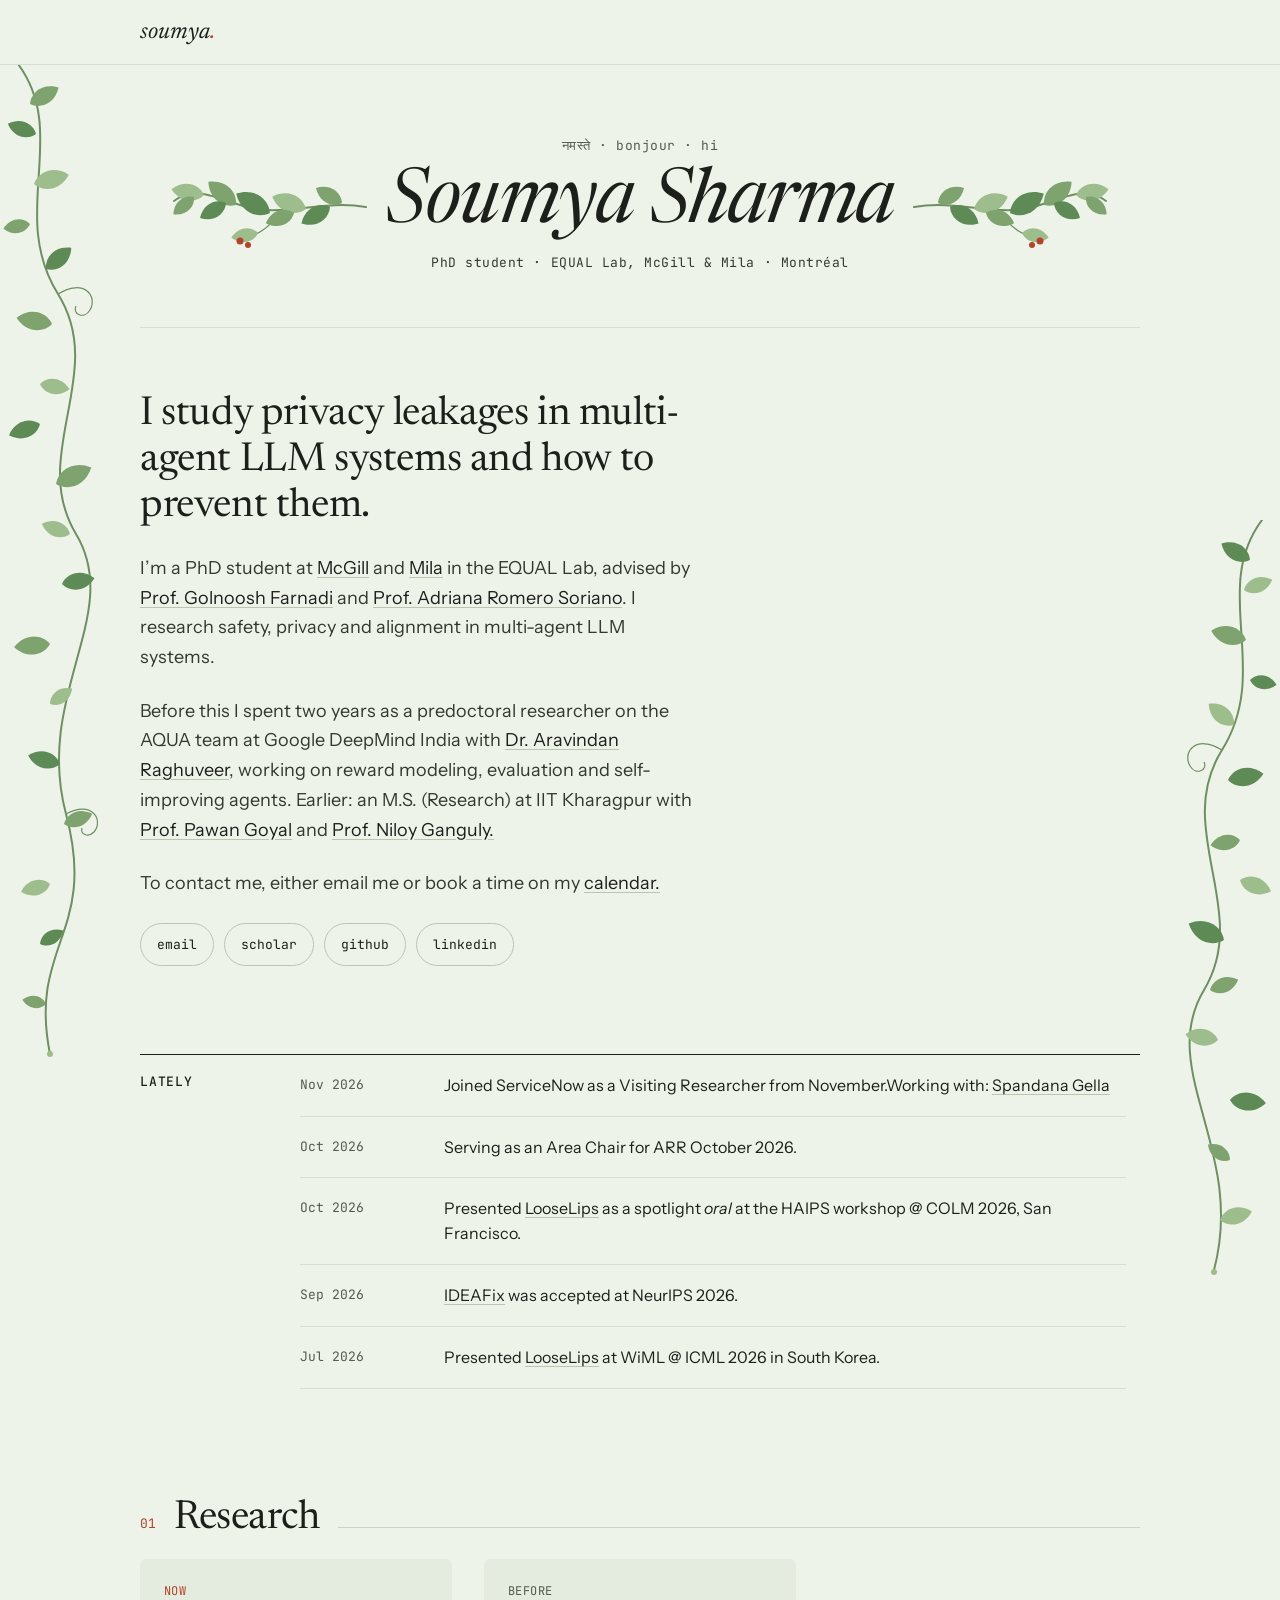
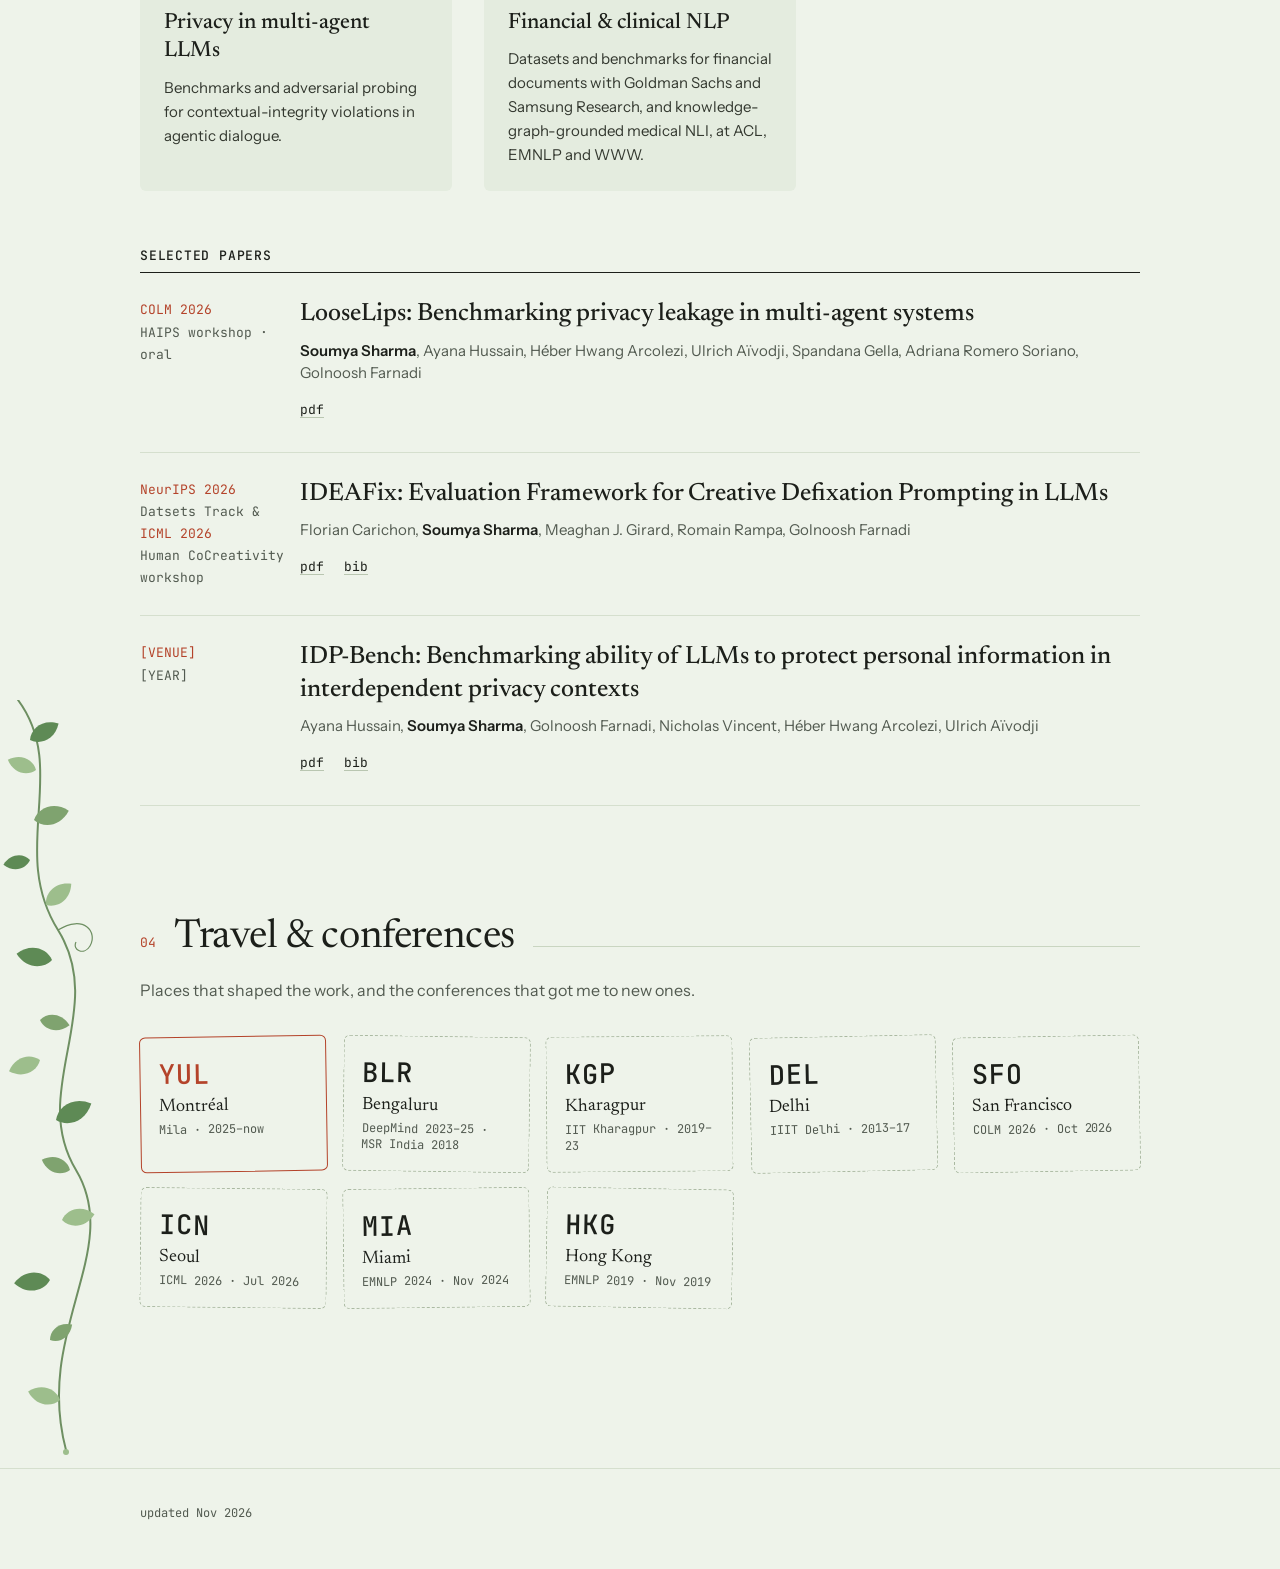
<file: index.html>
<!doctype html>
<html lang="en">
<head>
<meta charset="utf-8">
<meta name="viewport" content="width=device-width, initial-scale=1">
<title>Soumya Sharma — PhD student, McGill & Mila</title>
<meta name="description" content="Soumya Sharma is a PhD student at McGill and Mila researching safety, privacy and alignment in multi-agent LLM systems.">
<link rel="preconnect" href="https://fonts.googleapis.com">
<link rel="preconnect" href="https://fonts.gstatic.com" crossorigin>
<link rel="stylesheet" href="https://fonts.googleapis.com/css2?family=Newsreader:ital,opsz,wght@0,6..72,400;0,6..72,500;1,6..72,400&amp;family=Instrument+Sans:wght@400;500;600&amp;family=JetBrains+Mono:wght@400;500&amp;display=swap">
<link rel="stylesheet" href="assets/css/style.css">
</head>
<body>
<div class="page">
<!-- Vines: artwork in assets/vines/. Change the file, side (vine--left / vine--right) or --top to move them. -->
<img class="vine vine--left" src="assets/vines/vine-long.svg" alt="" aria-hidden="true" style="--top: 64px;">
<img class="vine vine--right" src="assets/vines/vine-short.svg" alt="" aria-hidden="true" style="--top: 520px;">
<img class="vine vine--left" src="assets/vines/vine-short.svg" alt="" aria-hidden="true" style="--top: 2300px;">
<img class="vine vine--right" src="assets/vines/vine-short.svg" alt="" aria-hidden="true" style="--top: 3300px;">

<header class="site-header">
  <nav class="nav wrap" aria-label="Main">
    <a class="brand" href="index.html" aria-current="page">soumya<span>.</span></a>
    <div class="nav-links">
      <!-- <a href="research.html">research</a> -->
      <!-- <a href="projects.html">projects</a> -->
      <!-- <a href="notes.html">reading notes</a> -->
      <!-- <a href="travel.html">travel</a> -->
      <!-- <a href="kitchen.html">kitchen</a> -->
      <!-- <a href="off.html">off the clock</a> -->
      <!-- <a class="cv" href="assets/docs/Soumya_Sharma_CV.pdf">cv ↗</a> -->
    </div>
  </nav>
</header>

<main class="wrap">

  <section class="name-hero">
    <img class="branch" src="assets/vines/branch.svg" alt="" aria-hidden="true">
    <div class="name-block">
      <span class="greeting">नमस्ते · bonjour · hi</span>
      <h1 class="name">Soumya Sharma</h1>
      <span class="role">PhD student · EQUAL Lab, McGill &amp; Mila · Montréal</span>
    </div>
    <img class="branch branch--right" src="assets/vines/branch.svg" alt="" aria-hidden="true">
  </section>

  <section class="intro">
    <div class="intro-text">
      <p class="tagline">I study privacy leakages in multi-agent LLM systems and how to prevent them.</p>
      <p class="bio">I’m a PhD student at <a href="https://www.mcgill.ca/">McGill</a> and <a href="https://mila.quebec/">Mila</a> in the EQUAL Lab, advised by <a href="https://gfarnadi.github.io/">Prof. Golnoosh Farnadi</a> and <a href="https://sites.google.com/site/adriromsor/home">Prof. Adriana Romero Soriano</a>. I research safety, privacy and alignment in multi-agent LLM systems.</p>
      <p class="bio">Before this I spent two years as a predoctoral researcher on the AQUA team at Google DeepMind India with <a href="https://research.google/people/107631/">Dr. Aravindan Raghuveer</a>, working on reward modeling, evaluation and self-improving agents. Earlier: an M.S. (Research) at IIT Kharagpur with <a href="https://cse.iitkgp.ac.in/~pawang/">Prof. Pawan Goyal</a> and <a href="https://niloy-ganguly.github.io/">Prof. Niloy Ganguly.</a></p>
      <p class="bio">To contact me, either email me or book a time on my <a href="https://calendar.app.google/GyWbLQSUJ1JCSa6t7">calendar.</a>
      <div class="pills">
        <a class="pill" href="mailto:soumyasharma20@gmail.com">email</a>
        <a class="pill" href="https://scholar.google.com/citations?user=LBNLcm8AAAAJ">scholar</a>
        <a class="pill" href="https://github.com/soummyaah">github</a>
        <a class="pill" href="#">linkedin</a>
      </div>
    </div>
  </section>

  <section class="section" aria-labelledby="news-h" style="padding-bottom: 104px;">
    <div class="news">
      <h2 id="news-h" class="label">Lately</h2>
      <div>
        <div class="news-item"><span class="date">Nov 2026</span><span>Joined ServiceNow as a Visiting Researcher from November.Working with:  <a href="https://spandanagella.github.io/">Spandana Gella</a></span></div>
        <div class="news-item"><span class="date">Oct 2026</span><span>Serving as an Area Chair for ARR October 2026.</span></div>
        <div class="news-item"><span class="date">Oct 2026</span><span>Presented <a href="https://arxiv.org/abs/2610.14071v1">LooseLips</a> as a spotlight <em>oral</em> at the HAIPS workshop @ COLM 2026, San Francisco.</span></div>
        <div class="news-item"><span class="date">Sep 2026</span><span><a href="https://arxiv.org/abs/2606.00875">IDEAFix</a> was accepted at NeurIPS 2026.</span></div>
        <div class="news-item"><span class="date">Jul 2026</span><span>Presented <a href="https://arxiv.org/abs/2610.14071v1">LooseLips</a> at WiML @ ICML 2026 in South Korea.</span></div>
        <div class="news-item"><span class="date">2026</span><span><a href="https://arxiv.org/abs/2606.00875">IDEAFix</a> was presented at the Human CoCreativity workshop at ICML 2026.</span></div>
        <div class="news-item"><span class="date">Fall 2026</span><span>Teaching Assistant for Computational Linguistics course at McGill.</span></div>
        <div class="news-item"><span class="date">June 2026</span><span>Attended CIFAR AI Safety School in Toronto.</span></div>
        <div class="news-item"><span class="date">May 2026</span><span>Reviewed for ACL (ARR May 2026).</span></div>
        <div class="news-item"><span class="date">May 2026</span><span>Attended BlueDot AI Safety School.</span></div>
        <div class="news-item"><span class="date">Jan 2026</span><span>Reviewed for ACL (ARR January 2026).</span></div>
        <div class="news-item"><span class="date">Winter 2026</span><span>Gave tutorial on prompting LLMs effectively for NLP course at McGill. <a href="https://docs.google.com/presentation/d/1gSvnnpz2MpopvlMfXDiGREVbRV_B8EnSm8aXQazExVw/edit?usp=sharing">Slides</a></span></div>
        <div class="news-item"><span class="date">Winter 2026</span><span>TA for Natural Language Processing at McGill.</span></div>
        <div class="news-item"><span class="date">Aug 2025</span><span>Started my PhD at McGill &amp; Mila in the EQUAL Lab.</span></div>
        <div class="news-item"><span class="date">2023–24</span><span>Reviewed for EMNLP 2023, NAACL 2024 and ACL 2024.</span></div>
      </div>
    </div>
  </section>

  <section class="section" aria-labelledby="research-h">
    <div class="section-head">
      <span class="num">01</span>
      <h2 id="research-h" class="section-title">Research</h2>
      <span class="rule"></span>
      <!-- <a class="more" href="research.html">all papers &amp; tl;drs →</a> -->
    </div>
    <!-- <p class="section-lede section-lede--lg">My work asks what it means for an AI agent to handle information <em>appropriately</em> — not just whether it knows something, but whether it should pass it on, to whom, and when.</p> -->
    <div class="themes">
      <div class="theme"><span class="when">NOW</span><h3>Privacy in multi-agent LLMs</h3><p>Benchmarks and adversarial probing for contextual-integrity violations in agentic dialogue.</p></div>
      <!-- <div class="theme"><span class="when">NOW</span><h3>Alignment &amp; evaluation</h3><p>Reward models robust to spurious correlations, dimension-wise raters, and evaluations of creativity that catch models converging on the same ideas.</p></div> -->
      <div class="theme"><span class="when past">BEFORE</span><h3>Financial &amp; clinical NLP</h3><p>Datasets and benchmarks for financial documents with Goldman Sachs and Samsung Research, and knowledge-graph-grounded medical NLI, at ACL, EMNLP and WWW.</p></div>
    </div>
    <h3 class="label" style="margin-bottom: 8px;">Selected papers</h3>
    <div class="papers">
    <article class="paper">
      <div class="venue"><b>COLM 2026</b>HAIPS workshop · oral</div>
      <div class="paper-body">
        <h4 class="paper-title"><a href="https://arxiv.org/abs/2610.14071v1">LooseLips: Benchmarking privacy leakage in multi-agent systems</a></h4>
        <p class="authors"><strong>Soumya Sharma</strong>, Ayana Hussain, Héber Hwang Arcolezi, Ulrich Aïvodji, Spandana Gella, Adriana Romero Soriano, Golnoosh Farnadi</p>
        <!-- <p class="oneliner">When two agents talk, which latent factors decide whether a secret slips out?</p> -->
        <div class="links"><a href="https://arxiv.org/abs/2610.14071v1">pdf</a></div>
        <!-- <div class="links"><a href="#">pdf</a><a href="#">code</a><a href="#">bib</a></div> -->
      </div>
    </article>
    <article class="paper">
      <div class="venue"><b>NeurIPS 2026</b>Datsets Track &<b>ICML 2026</b>Human CoCreativity workshop</div>
      <div class="paper-body">
        <h4 class="paper-title"><a href="#">IDEAFix: Evaluation Framework for Creative Defixation Prompting in LLMs</a></h4>
        <p class="authors">Florian Carichon, <strong>Soumya Sharma</strong>, Meaghan J. Girard, Romain Rampa, Golnoosh Farnadi</p>
        <!-- <p class="oneliner">Ask many LLMs for a creative idea and they tend to give you the same one.</p> -->
        <div class="links"><a href="https://arxiv.org/abs/2606.00875">pdf</a><a href="https://scholar.googleusercontent.com/scholar.bib?q=info:TNAYz6jFXK4J:scholar.google.com/&output=citation&scisdr=CiCXXZxbEOO71HsmbQY:ACTRDVEAAAAAarMgdQYpcPIm94rZXKM4eRM_pT0&scisig=ACTRDVEAAAAAarMgddbG_ItfclBZAksrzUTfIUo&scisf=4&ct=citation&cd=-1&hl=en&scfhb=1">bib</a></div>
      </div>
    </article>
    <article class="paper">
      <div class="venue"><b>[VENUE]</b>[YEAR]</div>
      <div class="paper-body">
        <h4 class="paper-title"><a href="#">IDP-Bench: Benchmarking ability of LLMs to protect personal information in interdependent privacy contexts</a></h4>
        <p class="authors">Ayana Hussain, <strong>Soumya Sharma</strong>, Golnoosh Farnadi, Nicholas Vincent, Héber Hwang Arcolezi, Ulrich Aïvodji</p>
        <!-- <p class="oneliner">Your data is never only yours: do LLMs protect the people it implicates?</p> -->
        <div class="links"><a href="https://arxiv.org/abs/2606.09908">pdf</a><a href="https://scholar.googleusercontent.com/scholar.bib?q=info:PA3LuY8PktEJ:scholar.google.com/&output=citation&scisdr=CiCXXZxbEOO71HsmgXg:ACTRDVEAAAAAarMgmXirBBSGNppuZxBjS5D-1NQ&scisig=ACTRDVEAAAAAarMgmT5fBxY6tiyjWSoaXwaOZis&scisf=4&ct=citation&cd=-1&hl=en">bib</a></div>
      </div>
    </article>
    </div>
  </section>

  <!-- <section class="section" aria-labelledby="projects-h">
    <div class="section-head" style="margin-bottom: 40px;">
      <span class="num">02</span>
      <h2 id="projects-h" class="section-title">Projects</h2>
      <span class="rule"></span>
      <a class="more" href="projects.html">all projects →</a>
    </div>
    <div class="projects">
    <a class="project" href="projects.html">
      <span class="kind">BENCHMARK · PHD</span>
      <span class="p-title">Privacy leakage in multi-agent dialogue</span>
      <span class="p-desc">A two-agent dialogue benchmark that isolates what makes LLM agents leak private information, and how the leakage compounds turn by turn.</span>
    </a>
    <a class="project" href="projects.html">
      <span class="kind">MULTI-AGENT RL · IN PROGRESS</span>
      <span class="p-title">Byzantine-robust cooperative MARL</span>
      <span class="p-desc">Extending BARDec-POMDP to agents that turn adversarial with probability β — what cooperation still means when a teammate might not be one.</span>
    </a>
    <a class="project" href="projects.html">
      <span class="kind">SELF-IMPROVING AGENTS</span>
      <span class="p-title">Critique-then-refine creative agents</span>
      <span class="p-desc">LLM agents that critique and revise their own creative writing, plus a pairwise evaluation protocol. Reached an 81.25% win rate over a Gemini baseline on a creativity benchmark.</span>
    </a>
    <a class="project" href="projects.html">
      <span class="kind">INDUSTRY · GOLDMAN SACHS</span>
      <span class="p-title">Financial document understanding</span>
      <span class="p-desc">Datasets and models for numeric labelling (FNXL), relation extraction (FinRED), causality extraction and table understanding in financial documents.</span>
    </a>
    </div>
  </section> -->

  <!-- <section class="section" aria-labelledby="notes-h">
    <div class="section-head">
      <span class="num">03</span>
      <h2 id="notes-h" class="section-title">Reading notes</h2>
      <span class="rule"></span>
      <a class="more" href="notes.html">all notes →</a>
    </div>
    <p class="section-lede">Short summaries of papers I keep thinking about. Opinions mine, errors definitely mine.</p>
    <div class="notes">
    <a class="note" data-tag="privacy" href="notes.html">
      <span class="date">[DATE]</span>
      <span class="n-body"><span class="n-title">MAGPIE</span><span class="n-take">[Your one-line take]</span></span>
      <span class="tag">privacy</span>
    </a>
    <a class="note" data-tag="agents" href="notes.html">
      <span class="date">[DATE]</span>
      <span class="n-body"><span class="n-title">PAC-Bench</span><span class="n-take">[Your one-line take]</span></span>
      <span class="tag">agents</span>
    </a>
    <a class="note" data-tag="privacy" href="notes.html">
      <span class="date">[DATE]</span>
      <span class="n-body"><span class="n-title">PersonaBench</span><span class="n-take">[Your one-line take]</span></span>
      <span class="tag">privacy</span>
    </a>
    </div>
  </section> -->

  <section class="section" aria-labelledby="travel-h">
    <div class="section-head">
      <span class="num">04</span>
      <h2 id="travel-h" class="section-title">Travel &amp; conferences</h2>
      <span class="rule"></span>
      <!-- <a class="more" href="travel.html">trips &amp; photos →</a> -->
    </div>
    <p class="section-lede">Places that shaped the work, and the conferences that got me to new ones.</p>

  <div class="stamps stamps--4">
    <div class="stamp stamp--home" style="--tilt: -0.9deg;"><span class="code">YUL</span><span class="city">Montréal</span><span class="why">Mila · 2025–now</span></div>
    <div class="stamp" style="--tilt: 0.8deg;"><span class="code">BLR</span><span class="city">Bengaluru</span><span class="why">DeepMind 2023–25 · MSR India 2018</span></div>
    <div class="stamp" style="--tilt: -0.5deg;"><span class="code">KGP</span><span class="city">Kharagpur</span><span class="why">IIT Kharagpur · 2019–23</span></div>
    <div class="stamp" style="--tilt: -1.2deg;"><span class="code">DEL</span><span class="city">Delhi</span><span class="why">IIIT Delhi · 2013–17</span></div>
    <div class="stamp" style="--tilt: -1deg;"><span class="code">SFO</span><span class="city">San Francisco</span><span class="why">COLM 2026 · Oct 2026</span></div>
    <div class="stamp" style="--tilt: 0.6deg;"><span class="code">ICN</span><span class="city">Seoul</span><span class="why">ICML 2026 · Jul 2026</span></div>
    <div class="stamp" style="--tilt: -0.7deg;"><span class="code">MIA</span><span class="city">Miami</span><span class="why">EMNLP 2024 · Nov 2024</span></div>
    <div class="stamp" style="--tilt: 1deg;"><span class="code">HKG</span><span class="city">Hong Kong</span><span class="why">EMNLP 2019 · Nov 2019</span></div>
  </div>
  </section>

  <!-- <section class="section" aria-labelledby="beyond-h">
    <div class="section-head" style="margin-bottom: 32px;">
      <h2 id="beyond-h" class="beyond-title">Beyond the lab</h2>
      <span class="rule"></span>
    </div>
    <div class="pair">
      <a class="teaser" href="kitchen.html">
        <span class="kind">KITCHEN</span>
        <span class="t-title">On repeat: [Dish name]</span>
        <span class="t-desc">What I cook while the experiments run. Measurements approximate, like most of my priors.</span>
        <span class="go">recipes →</span>
      </a>
      <a class="teaser" href="off.html">
        <span class="kind">OFF THE CLOCK</span>
        <span class="t-title">Chess, music, trails and Pandu</span>
        <span class="t-desc">Hiking and biking when Québec allows, wandering Montréal, and a cat who reviews every draft.</span>
        <span class="go">more of me →</span>
      </a>
    </div>
  </section> -->

</main>

<footer class="site-footer">
  <div class="wrap">
    <!-- <span><a class="brand" href="index.html">soumya<span>.</span></a>  &nbsp;·&nbsp; <a href="mailto:soumyasharma20@gmail.com">soumyasharma20@gmail.com</a></span> -->
    <span>updated Nov 2026</span>
  </div>
</footer>
</div>
</body>
</html>
</file>
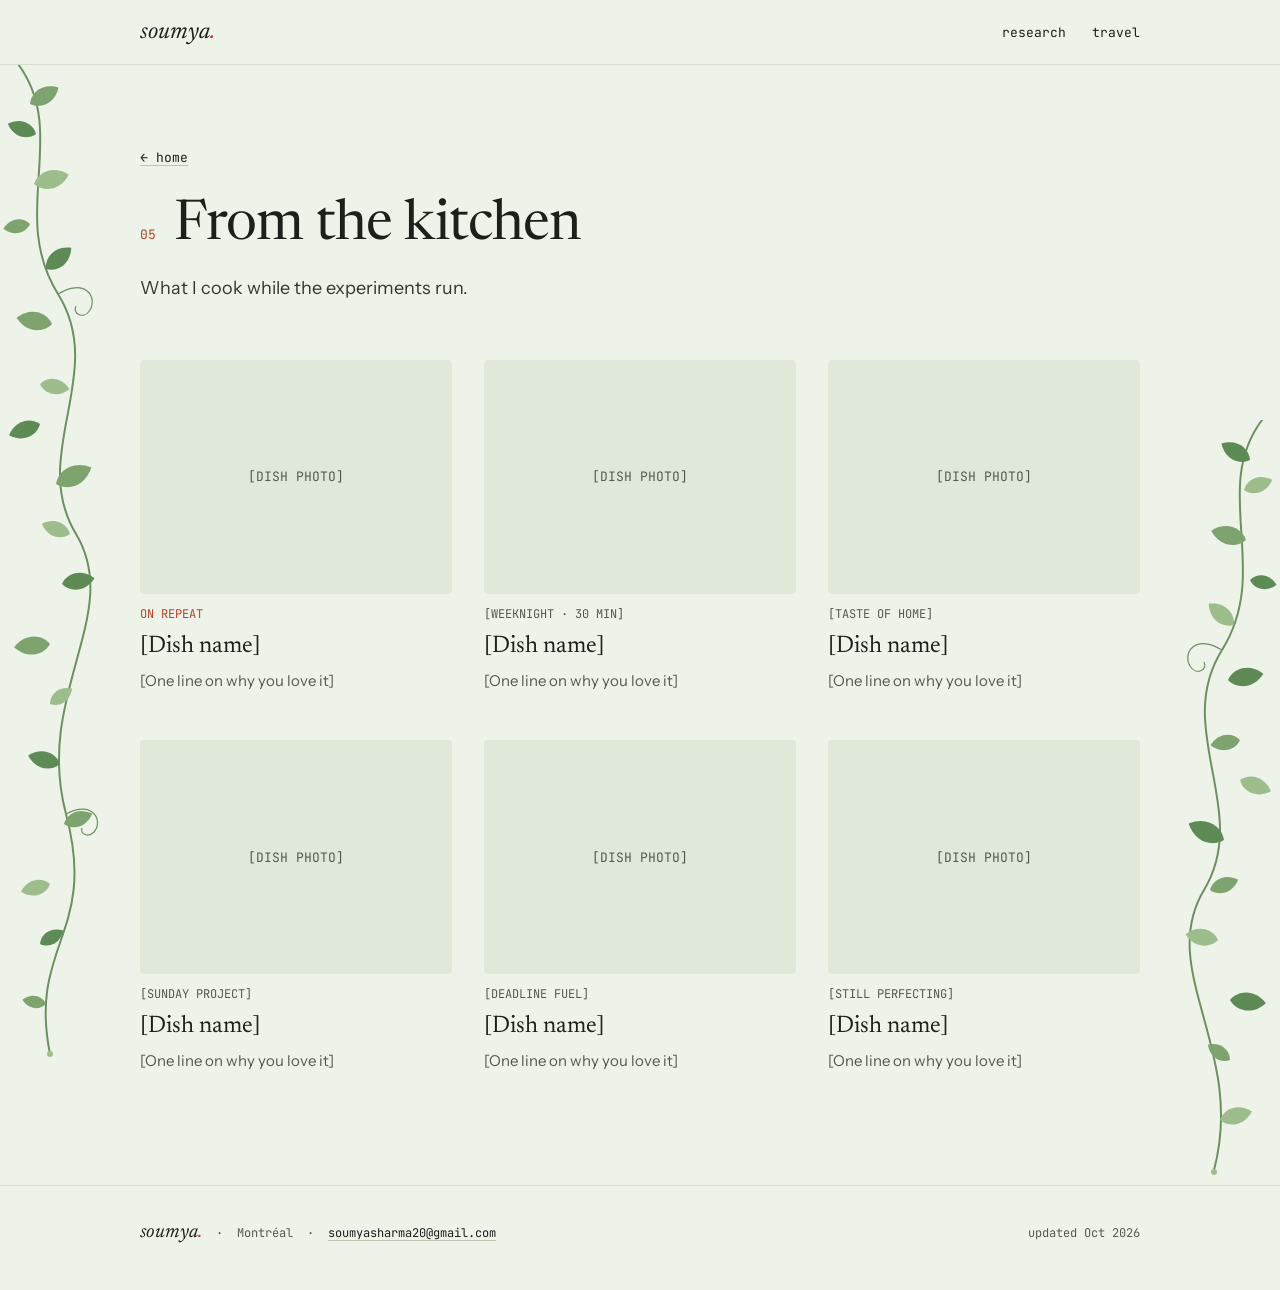
<file: kitchen.html>
<!doctype html>
<html lang="en">
<head>
<meta charset="utf-8">
<meta name="viewport" content="width=device-width, initial-scale=1">
<title>Kitchen — Soumya Sharma</title>
<meta name="description" content="What Soumya cooks.">
<link rel="preconnect" href="https://fonts.googleapis.com">
<link rel="preconnect" href="https://fonts.gstatic.com" crossorigin>
<link rel="stylesheet" href="https://fonts.googleapis.com/css2?family=Newsreader:ital,opsz,wght@0,6..72,400;0,6..72,500;1,6..72,400&amp;family=Instrument+Sans:wght@400;500;600&amp;family=JetBrains+Mono:wght@400;500&amp;display=swap">
<link rel="stylesheet" href="assets/css/style.css">
</head>
<body>
<div class="page">
<!-- Vines: artwork in assets/vines/. Change the file, side (vine--left / vine--right) or --top to move them. -->
<img class="vine vine--left" src="assets/vines/vine-long.svg" alt="" aria-hidden="true" style="--top: 64px;">
<img class="vine vine--right" src="assets/vines/vine-short.svg" alt="" aria-hidden="true" style="--top: 420px;">

<header class="site-header">
  <nav class="nav wrap" aria-label="Main">
    <a class="brand" href="index.html">soumya<span>.</span></a>
    <div class="nav-links">
      <a href="research.html">research</a>
      <!-- <a href="projects.html">projects</a> -->
      <!-- <a href="notes.html">reading notes</a> -->
      <a href="travel.html">travel</a>
      <!-- <a href="kitchen.html" aria-current="page">kitchen</a> -->
      <!-- <a href="off.html">off the clock</a> -->
      <!-- <a class="cv" href="assets/docs/Soumya_Sharma_CV.pdf">cv ↗</a> -->
    </div>
  </nav>
</header>

<main class="wrap">

  <section class="page-intro">
    <a class="back" href="index.html">← home</a>
    <div class="page-title-row">
      <span class="num">05</span>
      <h1 class="page-title">From the kitchen</h1>
    </div>
    <p class="page-lede">What I cook while the experiments run.</p>
  </section>

  <section class="section" aria-label="Recipes">
    <div class="recipes">
      <a class="recipe" href="#">
        <!-- Replace with: <img class="photo ratio-43" src="assets/img/dish.jpg" alt="..."> -->
        <div class="ph ratio-43">[DISH PHOTO]</div>
        <span class="kind fav">ON REPEAT</span>
        <span class="r-title">[Dish name]</span>
        <span class="r-desc">[One line on why you love it]</span>
      </a>
      <a class="recipe" href="#">
        <!-- Replace with: <img class="photo ratio-43" src="assets/img/dish.jpg" alt="..."> -->
        <div class="ph ratio-43">[DISH PHOTO]</div>
        <span class="kind">[WEEKNIGHT · 30 MIN]</span>
        <span class="r-title">[Dish name]</span>
        <span class="r-desc">[One line on why you love it]</span>
      </a>
      <a class="recipe" href="#">
        <!-- Replace with: <img class="photo ratio-43" src="assets/img/dish.jpg" alt="..."> -->
        <div class="ph ratio-43">[DISH PHOTO]</div>
        <span class="kind">[TASTE OF HOME]</span>
        <span class="r-title">[Dish name]</span>
        <span class="r-desc">[One line on why you love it]</span>
      </a>
      <a class="recipe" href="#">
        <!-- Replace with: <img class="photo ratio-43" src="assets/img/dish.jpg" alt="..."> -->
        <div class="ph ratio-43">[DISH PHOTO]</div>
        <span class="kind">[SUNDAY PROJECT]</span>
        <span class="r-title">[Dish name]</span>
        <span class="r-desc">[One line on why you love it]</span>
      </a>
      <a class="recipe" href="#">
        <!-- Replace with: <img class="photo ratio-43" src="assets/img/dish.jpg" alt="..."> -->
        <div class="ph ratio-43">[DISH PHOTO]</div>
        <span class="kind">[DEADLINE FUEL]</span>
        <span class="r-title">[Dish name]</span>
        <span class="r-desc">[One line on why you love it]</span>
      </a>
      <a class="recipe" href="#">
        <!-- Replace with: <img class="photo ratio-43" src="assets/img/dish.jpg" alt="..."> -->
        <div class="ph ratio-43">[DISH PHOTO]</div>
        <span class="kind">[STILL PERFECTING]</span>
        <span class="r-title">[Dish name]</span>
        <span class="r-desc">[One line on why you love it]</span>
      </a>
    </div>
  </section>

</main>

<footer class="site-footer">
  <div class="wrap">
    <span><a class="brand" href="index.html">soumya<span>.</span></a> &nbsp;·&nbsp; Montréal &nbsp;·&nbsp; <a href="mailto:soumyasharma20@gmail.com">soumyasharma20@gmail.com</a></span>
    <span>updated Oct 2026</span>
  </div>
</footer>
</div>
</body>
</html>
</file>
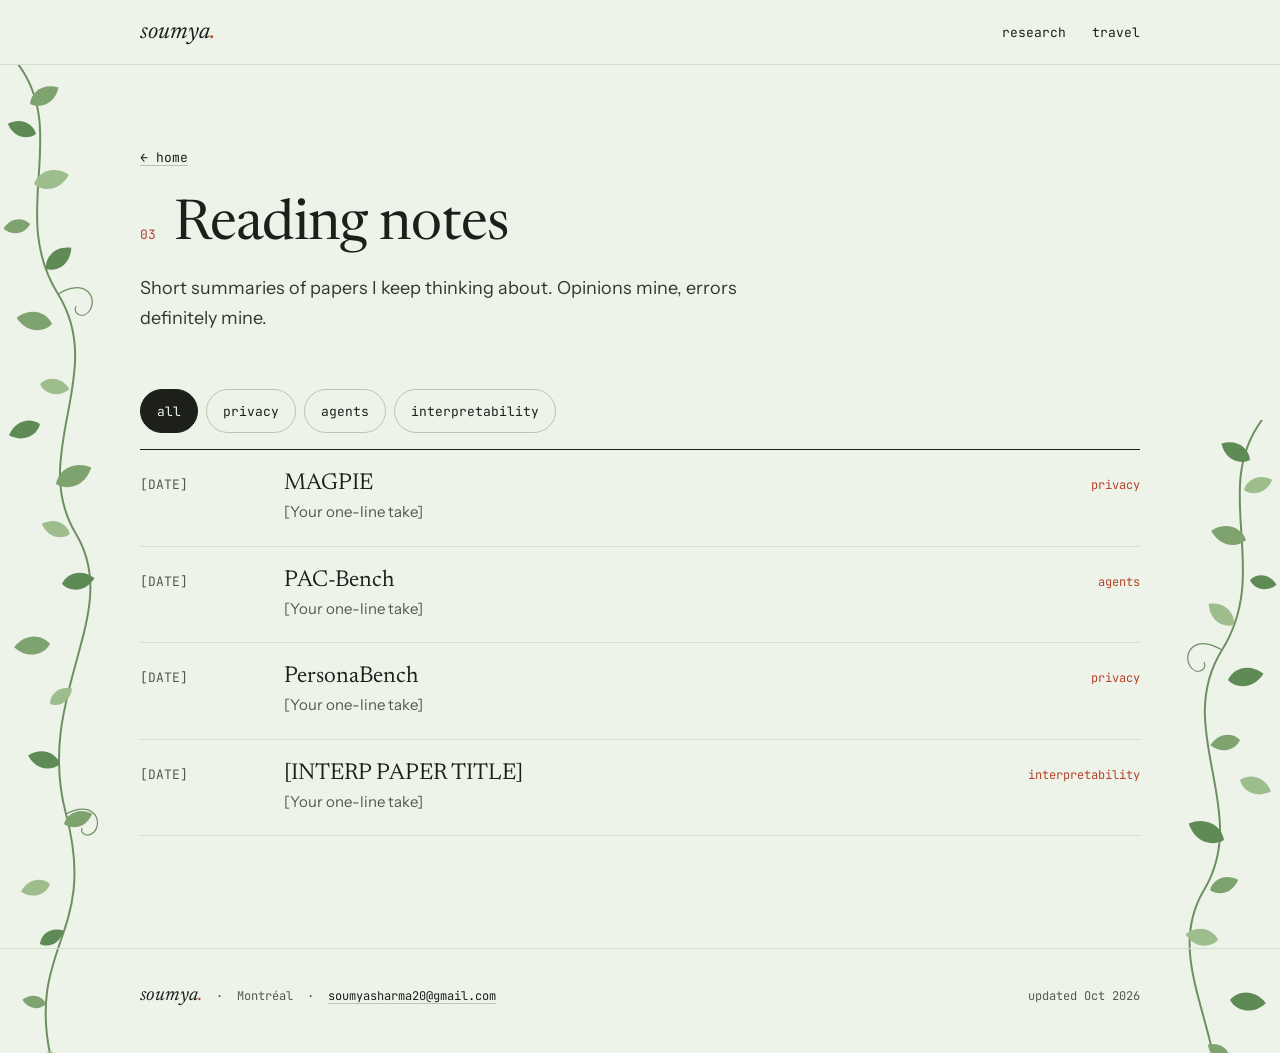
<file: notes.html>
<!doctype html>
<html lang="en">
<head>
<meta charset="utf-8">
<meta name="viewport" content="width=device-width, initial-scale=1">
<title>Reading notes — Soumya Sharma</title>
<meta name="description" content="Short summaries of papers on privacy, agents and interpretability.">
<link rel="preconnect" href="https://fonts.googleapis.com">
<link rel="preconnect" href="https://fonts.gstatic.com" crossorigin>
<link rel="stylesheet" href="https://fonts.googleapis.com/css2?family=Newsreader:ital,opsz,wght@0,6..72,400;0,6..72,500;1,6..72,400&amp;family=Instrument+Sans:wght@400;500;600&amp;family=JetBrains+Mono:wght@400;500&amp;display=swap">
<link rel="stylesheet" href="assets/css/style.css">
</head>
<body>
<div class="page">
<!-- Vines: artwork in assets/vines/. Change the file, side (vine--left / vine--right) or --top to move them. -->
<img class="vine vine--left" src="assets/vines/vine-long.svg" alt="" aria-hidden="true" style="--top: 64px;">
<img class="vine vine--right" src="assets/vines/vine-short.svg" alt="" aria-hidden="true" style="--top: 420px;">

<header class="site-header">
  <nav class="nav wrap" aria-label="Main">
    <a class="brand" href="index.html">soumya<span>.</span></a>
    <div class="nav-links">
      <a href="research.html">research</a>
      <!-- <a href="projects.html">projects</a> -->
      <!-- <a href="notes.html" aria-current="page">reading notes</a> -->
      <a href="travel.html">travel</a>
      <!-- <a href="kitchen.html">kitchen</a> -->
      <!-- <a href="off.html">off the clock</a> -->
      <!-- <a class="cv" href="assets/docs/Soumya_Sharma_CV.pdf">cv ↗</a> -->
    </div>
  </nav>
</header>

<main class="wrap">

  <section class="page-intro">
    <a class="back" href="index.html">← home</a>
    <div class="page-title-row">
      <span class="num">03</span>
      <h1 class="page-title">Reading notes</h1>
    </div>
    <p class="page-lede">Short summaries of papers I keep thinking about. Opinions mine, errors definitely mine.</p>
  </section>

  <section class="section" aria-label="Notes">
    <div class="chips" role="group" aria-label="Filter notes by topic" hidden>
      <button class="chip" type="button" data-filter="all" aria-pressed="true">all</button>
      <button class="chip" type="button" data-filter="privacy" aria-pressed="false">privacy</button>
      <button class="chip" type="button" data-filter="agents" aria-pressed="false">agents</button>
      <button class="chip" type="button" data-filter="interp" aria-pressed="false">interpretability</button>
    </div>
    <!-- Add a note: copy an <a class="note"> block. data-tag must be privacy, agents or interp. -->
    <div class="notes">
    <a class="note" data-tag="privacy" href="#">
      <span class="date">[DATE]</span>
      <span class="n-body"><span class="n-title">MAGPIE</span><span class="n-take">[Your one-line take]</span></span>
      <span class="tag">privacy</span>
    </a>
    <a class="note" data-tag="agents" href="#">
      <span class="date">[DATE]</span>
      <span class="n-body"><span class="n-title">PAC-Bench</span><span class="n-take">[Your one-line take]</span></span>
      <span class="tag">agents</span>
    </a>
    <a class="note" data-tag="privacy" href="#">
      <span class="date">[DATE]</span>
      <span class="n-body"><span class="n-title">PersonaBench</span><span class="n-take">[Your one-line take]</span></span>
      <span class="tag">privacy</span>
    </a>
    <a class="note" data-tag="interp" href="#">
      <span class="date">[DATE]</span>
      <span class="n-body"><span class="n-title">[INTERP PAPER TITLE]</span><span class="n-take">[Your one-line take]</span></span>
      <span class="tag">interpretability</span>
    </a>
    </div>
  </section>

</main>

<footer class="site-footer">
  <div class="wrap">
    <span><a class="brand" href="index.html">soumya<span>.</span></a> &nbsp;·&nbsp; Montréal &nbsp;·&nbsp; <a href="mailto:soumyasharma20@gmail.com">soumyasharma20@gmail.com</a></span>
    <span>updated Oct 2026</span>
  </div>
</footer>
</div>
<script src="assets/js/site.js"></script>
</body>
</html>
</file>
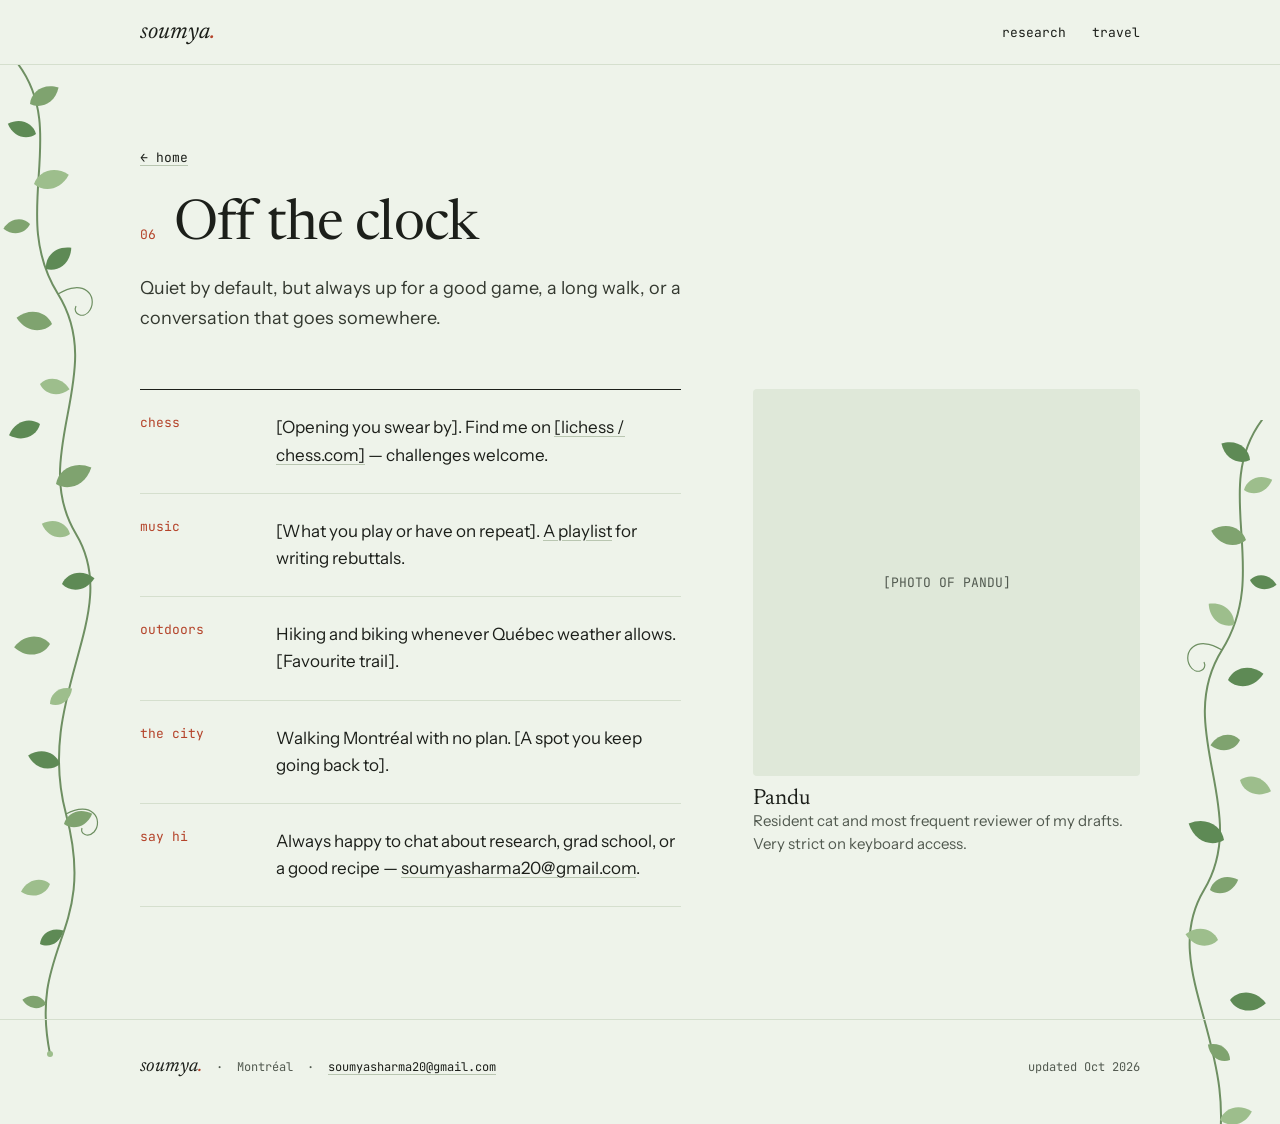
<file: off.html>
<!doctype html>
<html lang="en">
<head>
<meta charset="utf-8">
<meta name="viewport" content="width=device-width, initial-scale=1">
<title>Off the clock — Soumya Sharma</title>
<meta name="description" content="Chess, music, trails and Pandu.">
<link rel="preconnect" href="https://fonts.googleapis.com">
<link rel="preconnect" href="https://fonts.gstatic.com" crossorigin>
<link rel="stylesheet" href="https://fonts.googleapis.com/css2?family=Newsreader:ital,opsz,wght@0,6..72,400;0,6..72,500;1,6..72,400&amp;family=Instrument+Sans:wght@400;500;600&amp;family=JetBrains+Mono:wght@400;500&amp;display=swap">
<link rel="stylesheet" href="assets/css/style.css">
</head>
<body>
<div class="page">
<!-- Vines: artwork in assets/vines/. Change the file, side (vine--left / vine--right) or --top to move them. -->
<img class="vine vine--left" src="assets/vines/vine-long.svg" alt="" aria-hidden="true" style="--top: 64px;">
<img class="vine vine--right" src="assets/vines/vine-short.svg" alt="" aria-hidden="true" style="--top: 420px;">

<header class="site-header">
  <nav class="nav wrap" aria-label="Main">
    <a class="brand" href="index.html">soumya<span>.</span></a>
    <div class="nav-links">
      <a href="research.html">research</a>
      <!-- <a href="projects.html">projects</a> -->
      <!-- <a href="notes.html">reading notes</a> -->
      <a href="travel.html">travel</a>
      <!-- <a href="kitchen.html">kitchen</a> -->
      <!-- <a href="off.html" aria-current="page">off the clock</a> -->
      <!-- <a class="cv" href="assets/docs/Soumya_Sharma_CV.pdf">cv ↗</a> -->
    </div>
  </nav>
</header>

<main class="wrap">

  <section class="page-intro">
    <a class="back" href="index.html">← home</a>
    <div class="page-title-row">
      <span class="num">06</span>
      <h1 class="page-title">Off the clock</h1>
    </div>
    <p class="page-lede">Quiet by default, but always up for a good game, a long walk, or a conversation that goes somewhere.</p>
  </section>

  <section class="section off" aria-label="Interests">
    <div class="interests">
      <div class="interest"><span class="what">chess</span><span class="about">[Opening you swear by]. Find me on <a href="#">[lichess / chess.com]</a> — challenges welcome.</span></div>
      <div class="interest"><span class="what">music</span><span class="about">[What you play or have on repeat]. <a href="#">A playlist</a> for writing rebuttals.</span></div>
      <div class="interest"><span class="what">outdoors</span><span class="about">Hiking and biking whenever Québec weather allows. [Favourite trail].</span></div>
      <div class="interest"><span class="what">the city</span><span class="about">Walking Montréal with no plan. [A spot you keep going back to].</span></div>
      <div class="interest"><span class="what">say hi</span><span class="about">Always happy to chat about research, grad school, or a good recipe — <a href="mailto:soumyasharma20@gmail.com">soumyasharma20@gmail.com</a>.</span></div>
    </div>
    <figure class="pet">
      <!-- Replace with: <img class="photo ratio-11" src="assets/img/pandu.jpg" alt="Pandu the cat"> -->
      <div class="ph ratio-11">[PHOTO OF PANDU]</div>
      <figcaption><span class="pet-name">Pandu</span><br><span class="pet-note">Resident cat and most frequent reviewer of my drafts. Very strict on keyboard access.</span></figcaption>
    </figure>
  </section>

</main>

<footer class="site-footer">
  <div class="wrap">
    <span><a class="brand" href="index.html">soumya<span>.</span></a> &nbsp;·&nbsp; Montréal &nbsp;·&nbsp; <a href="mailto:soumyasharma20@gmail.com">soumyasharma20@gmail.com</a></span>
    <span>updated Oct 2026</span>
  </div>
</footer>
</div>
</body>
</html>
</file>
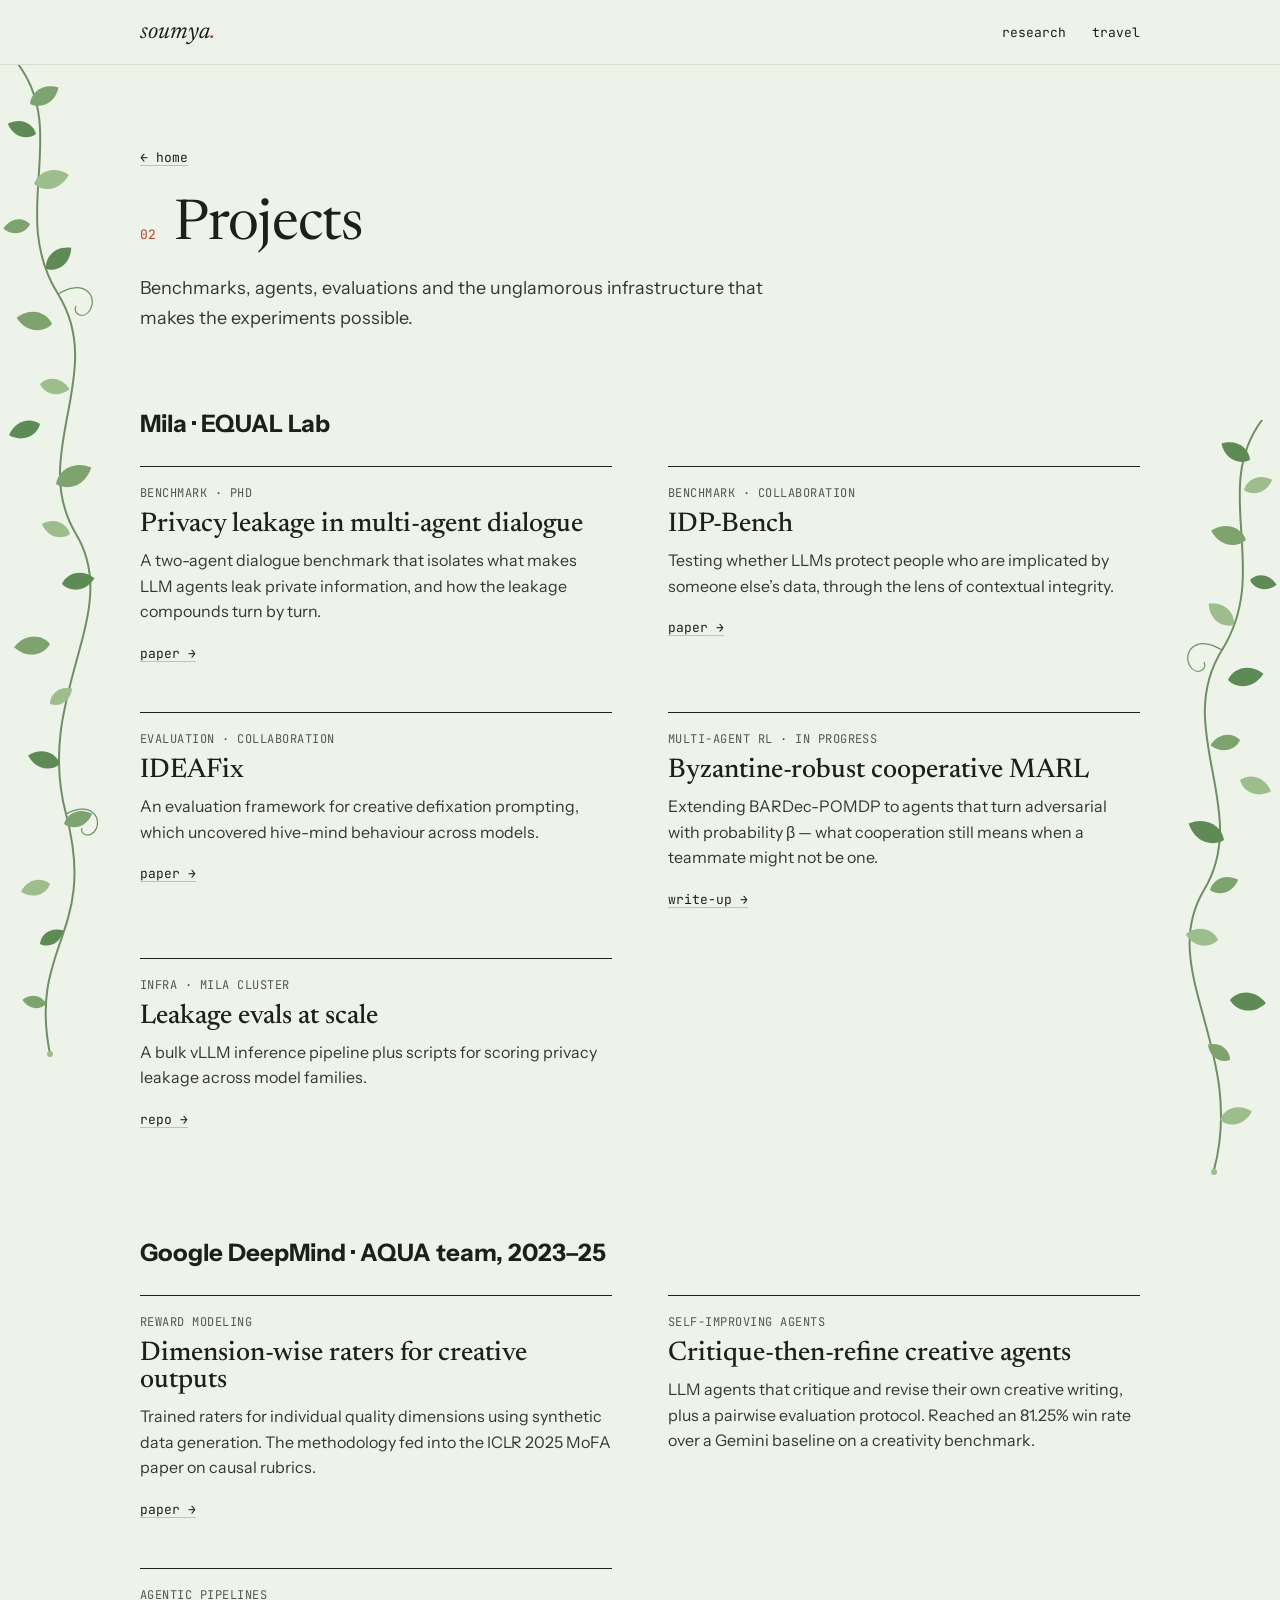
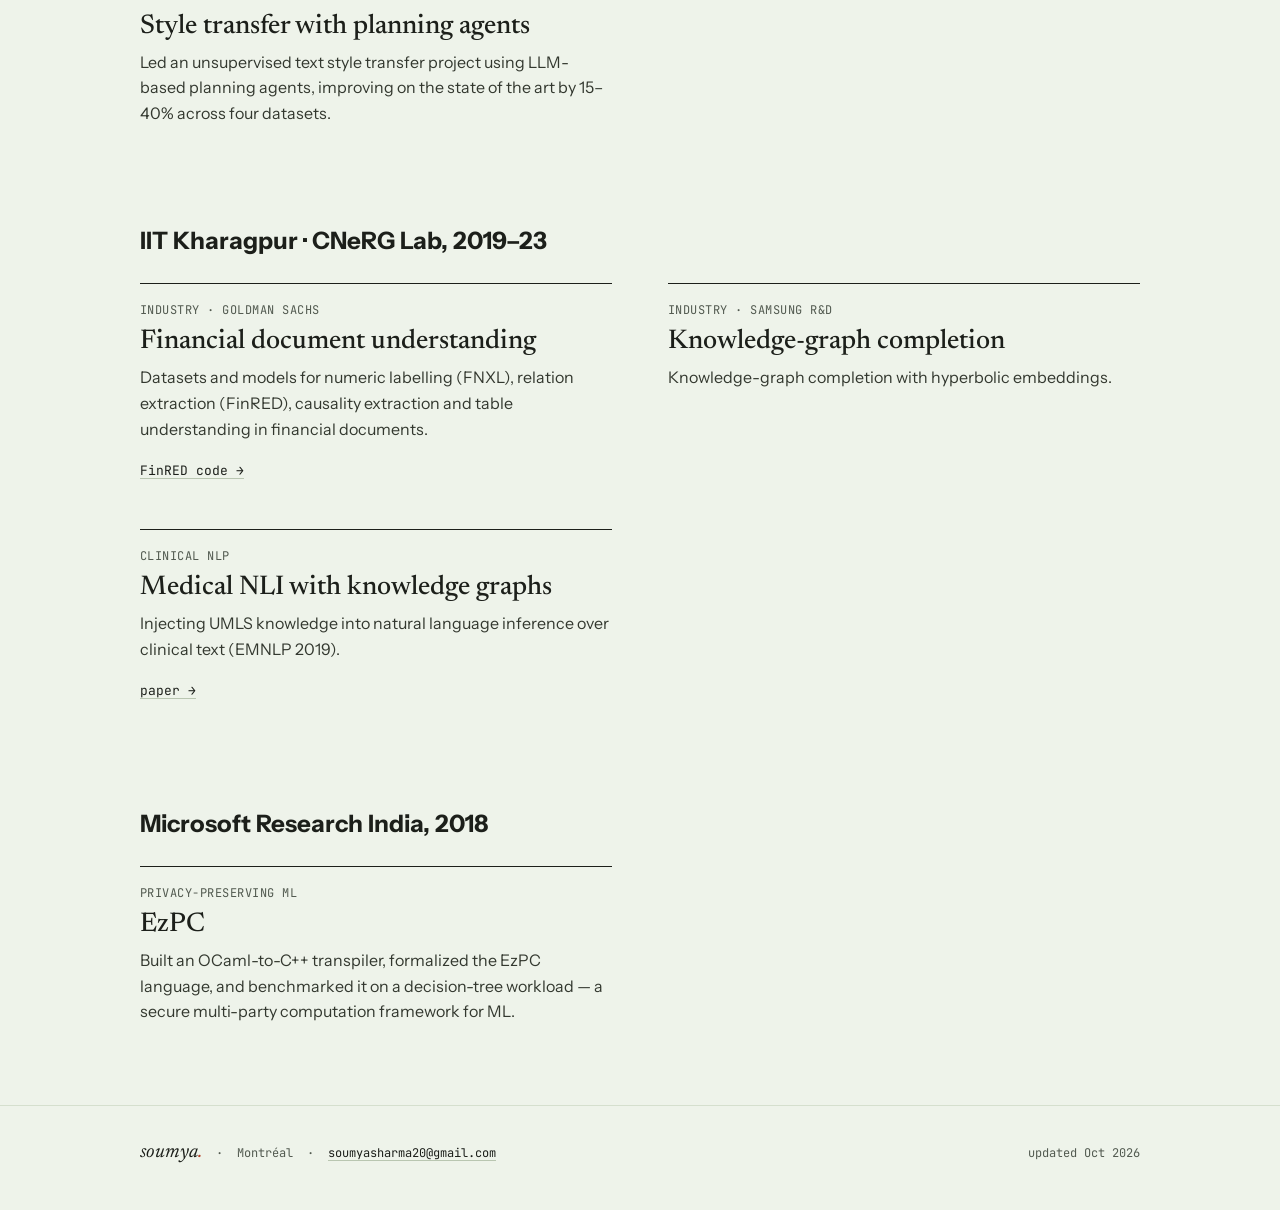
<file: projects.html>
<!doctype html>
<html lang="en">
<head>
<meta charset="utf-8">
<meta name="viewport" content="width=device-width, initial-scale=1">
<title>Projects — Soumya Sharma</title>
<meta name="description" content="Research projects by Soumya Sharma.">
<link rel="preconnect" href="https://fonts.googleapis.com">
<link rel="preconnect" href="https://fonts.gstatic.com" crossorigin>
<link rel="stylesheet" href="https://fonts.googleapis.com/css2?family=Newsreader:ital,opsz,wght@0,6..72,400;0,6..72,500;1,6..72,400&amp;family=Instrument+Sans:wght@400;500;600&amp;family=JetBrains+Mono:wght@400;500&amp;display=swap">
<link rel="stylesheet" href="assets/css/style.css">
</head>
<body>
<div class="page">
<!-- Vines: artwork in assets/vines/. Change the file, side (vine--left / vine--right) or --top to move them. -->
<img class="vine vine--left" src="assets/vines/vine-long.svg" alt="" aria-hidden="true" style="--top: 64px;">
<img class="vine vine--right" src="assets/vines/vine-short.svg" alt="" aria-hidden="true" style="--top: 420px;">

<header class="site-header">
  <nav class="nav wrap" aria-label="Main">
    <a class="brand" href="index.html">soumya<span>.</span></a>
    <div class="nav-links">
      <a href="research.html">research</a>
      <!-- <a href="projects.html" aria-current="page">projects</a> -->
      <!-- <a href="notes.html">reading notes</a> -->
      <a href="travel.html">travel</a>
      <!-- <a href="kitchen.html">kitchen</a> -->
      <!-- <a href="off.html">off the clock</a> -->
      <!-- <a class="cv" href="assets/docs/Soumya_Sharma_CV.pdf">cv ↗</a> -->
    </div>
  </nav>
</header>

<main class="wrap">

  <section class="page-intro">
    <a class="back" href="index.html">← home</a>
    <div class="page-title-row">
      <span class="num">02</span>
      <h1 class="page-title">Projects</h1>
    </div>
    <p class="page-lede">Benchmarks, agents, evaluations and the unglamorous infrastructure that makes the experiments possible.</p>
  </section>
  <section class="section" style="padding-bottom: 80px;">
    <h2 class="group-title" style="margin-bottom: 28px;">Mila · EQUAL Lab</h2>
    <div class="projects">
      <article class="project">
        <span class="kind">BENCHMARK · PHD</span>
        <h3>Privacy leakage in multi-agent dialogue</h3>
        <p>A two-agent dialogue benchmark that isolates what makes LLM agents leak private information, and how the leakage compounds turn by turn.</p>
        <a class="go" href="research.html">paper →</a>
      </article>
      <article class="project">
        <span class="kind">BENCHMARK · COLLABORATION</span>
        <h3>IDP-Bench</h3>
        <p>Testing whether LLMs protect people who are implicated by someone else’s data, through the lens of contextual integrity.</p>
        <a class="go" href="research.html">paper →</a>
      </article>
      <article class="project">
        <span class="kind">EVALUATION · COLLABORATION</span>
        <h3>IDEAFix</h3>
        <p>An evaluation framework for creative defixation prompting, which uncovered hive-mind behaviour across models.</p>
        <a class="go" href="research.html">paper →</a>
      </article>
      <article class="project">
        <span class="kind">MULTI-AGENT RL · IN PROGRESS</span>
        <h3>Byzantine-robust cooperative MARL</h3>
        <p>Extending BARDec-POMDP to agents that turn adversarial with probability β — what cooperation still means when a teammate might not be one.</p>
        <a class="go" href="#">write-up →</a>
      </article>
      <article class="project">
        <span class="kind">INFRA · MILA CLUSTER</span>
        <h3>Leakage evals at scale</h3>
        <p>A bulk vLLM inference pipeline plus scripts for scoring privacy leakage across model families.</p>
        <a class="go" href="#">repo →</a>
      </article>
    </div>
  </section>
  <section class="section" style="padding-bottom: 80px;">
    <h2 class="group-title" style="margin-bottom: 28px;">Google DeepMind · AQUA team, 2023–25</h2>
    <div class="projects">
      <article class="project">
        <span class="kind">REWARD MODELING</span>
        <h3>Dimension-wise raters for creative outputs</h3>
        <p>Trained raters for individual quality dimensions using synthetic data generation. The methodology fed into the ICLR 2025 MoFA paper on causal rubrics.</p>
        <a class="go" href="research.html">paper →</a>
      </article>
      <article class="project">
        <span class="kind">SELF-IMPROVING AGENTS</span>
        <h3>Critique-then-refine creative agents</h3>
        <p>LLM agents that critique and revise their own creative writing, plus a pairwise evaluation protocol. Reached an 81.25% win rate over a Gemini baseline on a creativity benchmark.</p>
      </article>
      <article class="project">
        <span class="kind">AGENTIC PIPELINES</span>
        <h3>Style transfer with planning agents</h3>
        <p>Led an unsupervised text style transfer project using LLM-based planning agents, improving on the state of the art by 15–40% across four datasets.</p>
      </article>
    </div>
  </section>
  <section class="section" style="padding-bottom: 80px;">
    <h2 class="group-title" style="margin-bottom: 28px;">IIT Kharagpur · CNeRG Lab, 2019–23</h2>
    <div class="projects">
      <article class="project">
        <span class="kind">INDUSTRY · GOLDMAN SACHS</span>
        <h3>Financial document understanding</h3>
        <p>Datasets and models for numeric labelling (FNXL), relation extraction (FinRED), causality extraction and table understanding in financial documents.</p>
        <a class="go" href="https://github.com/soummyaah/FinRED">FinRED code →</a>
      </article>
      <article class="project">
        <span class="kind">INDUSTRY · SAMSUNG R&amp;D</span>
        <h3>Knowledge-graph completion</h3>
        <p>Knowledge-graph completion with hyperbolic embeddings.</p>
      </article>
      <article class="project">
        <span class="kind">CLINICAL NLP</span>
        <h3>Medical NLI with knowledge graphs</h3>
        <p>Injecting UMLS knowledge into natural language inference over clinical text (EMNLP 2019).</p>
        <a class="go" href="research.html">paper →</a>
      </article>
    </div>
  </section>
  <section class="section" style="padding-bottom: 80px;">
    <h2 class="group-title" style="margin-bottom: 28px;">Microsoft Research India, 2018</h2>
    <div class="projects">
      <article class="project">
        <span class="kind">PRIVACY-PRESERVING ML</span>
        <h3>EzPC</h3>
        <p>Built an OCaml-to-C++ transpiler, formalized the EzPC language, and benchmarked it on a decision-tree workload — a secure multi-party computation framework for ML.</p>
      </article>
    </div>
  </section>
</main>

<footer class="site-footer">
  <div class="wrap">
    <span><a class="brand" href="index.html">soumya<span>.</span></a> &nbsp;·&nbsp; Montréal &nbsp;·&nbsp; <a href="mailto:soumyasharma20@gmail.com">soumyasharma20@gmail.com</a></span>
    <span>updated Oct 2026</span>
  </div>
</footer>
</div>
</body>
</html>
</file>
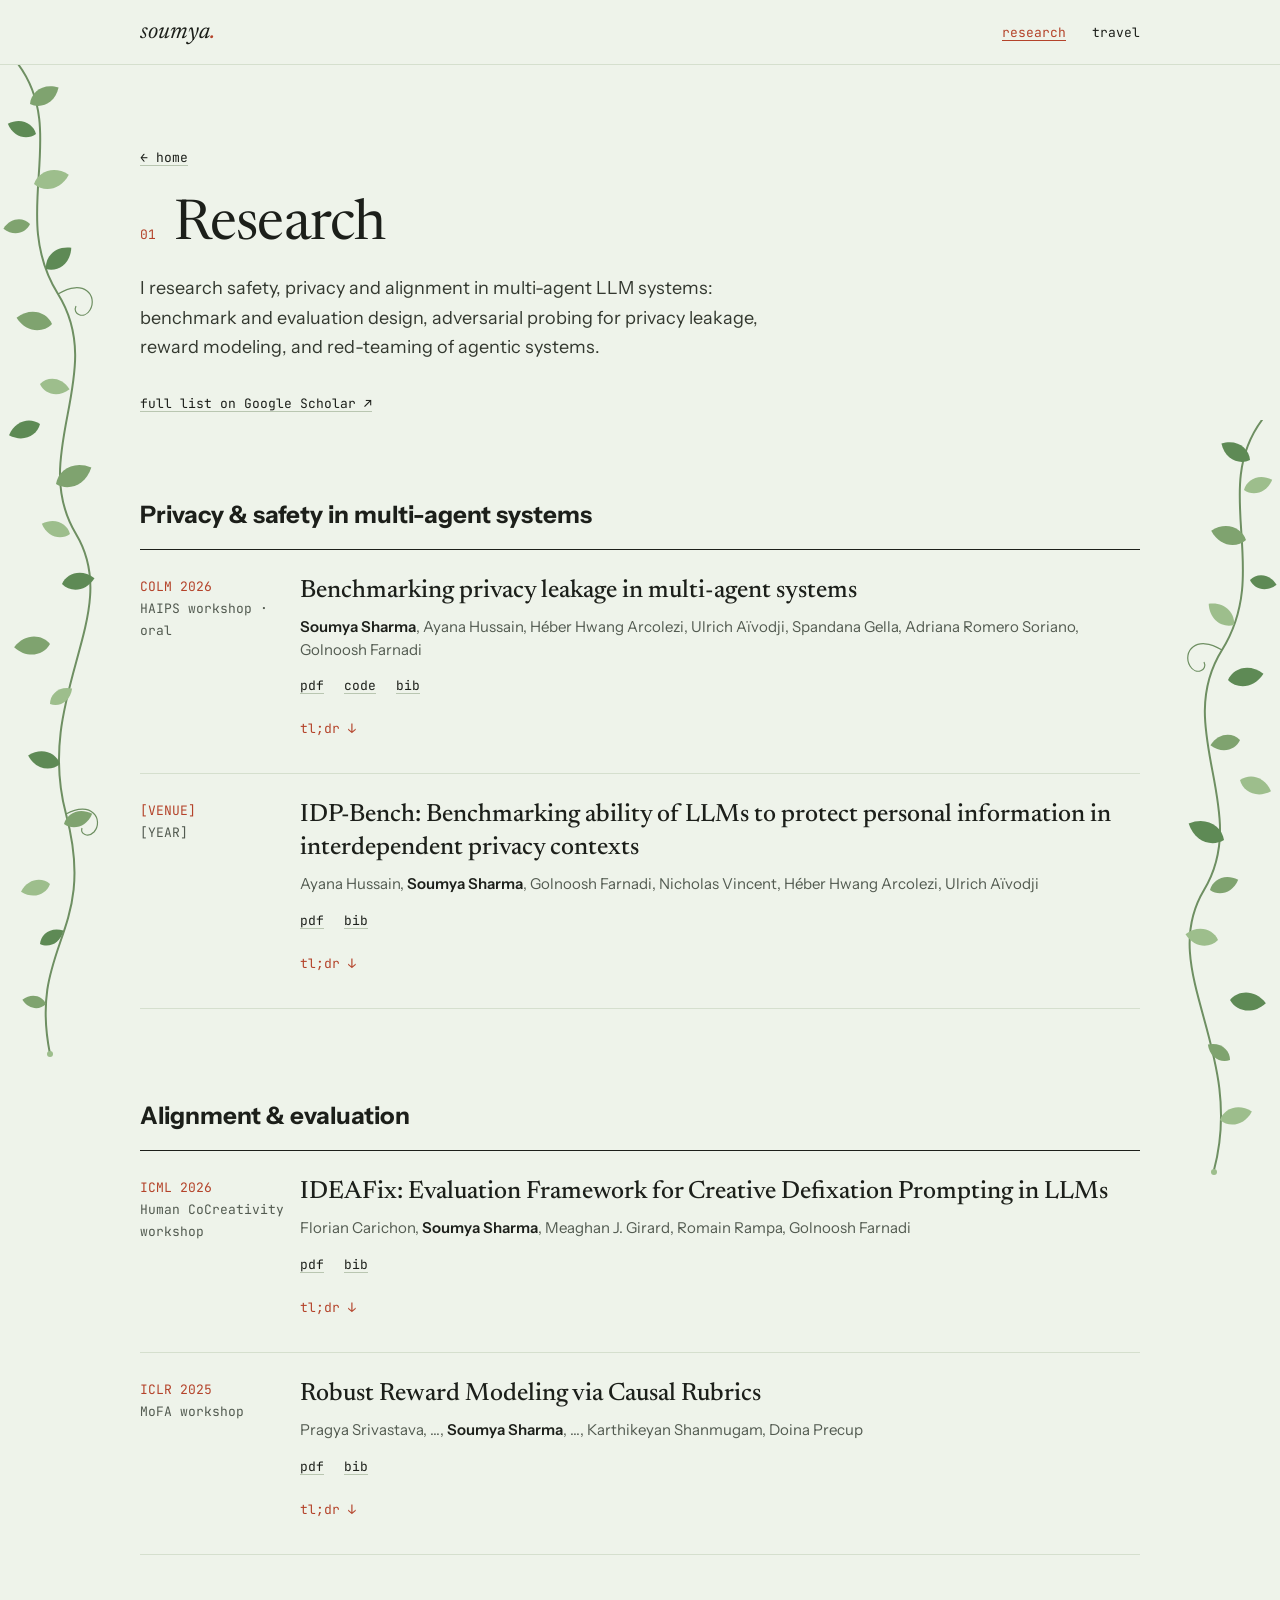
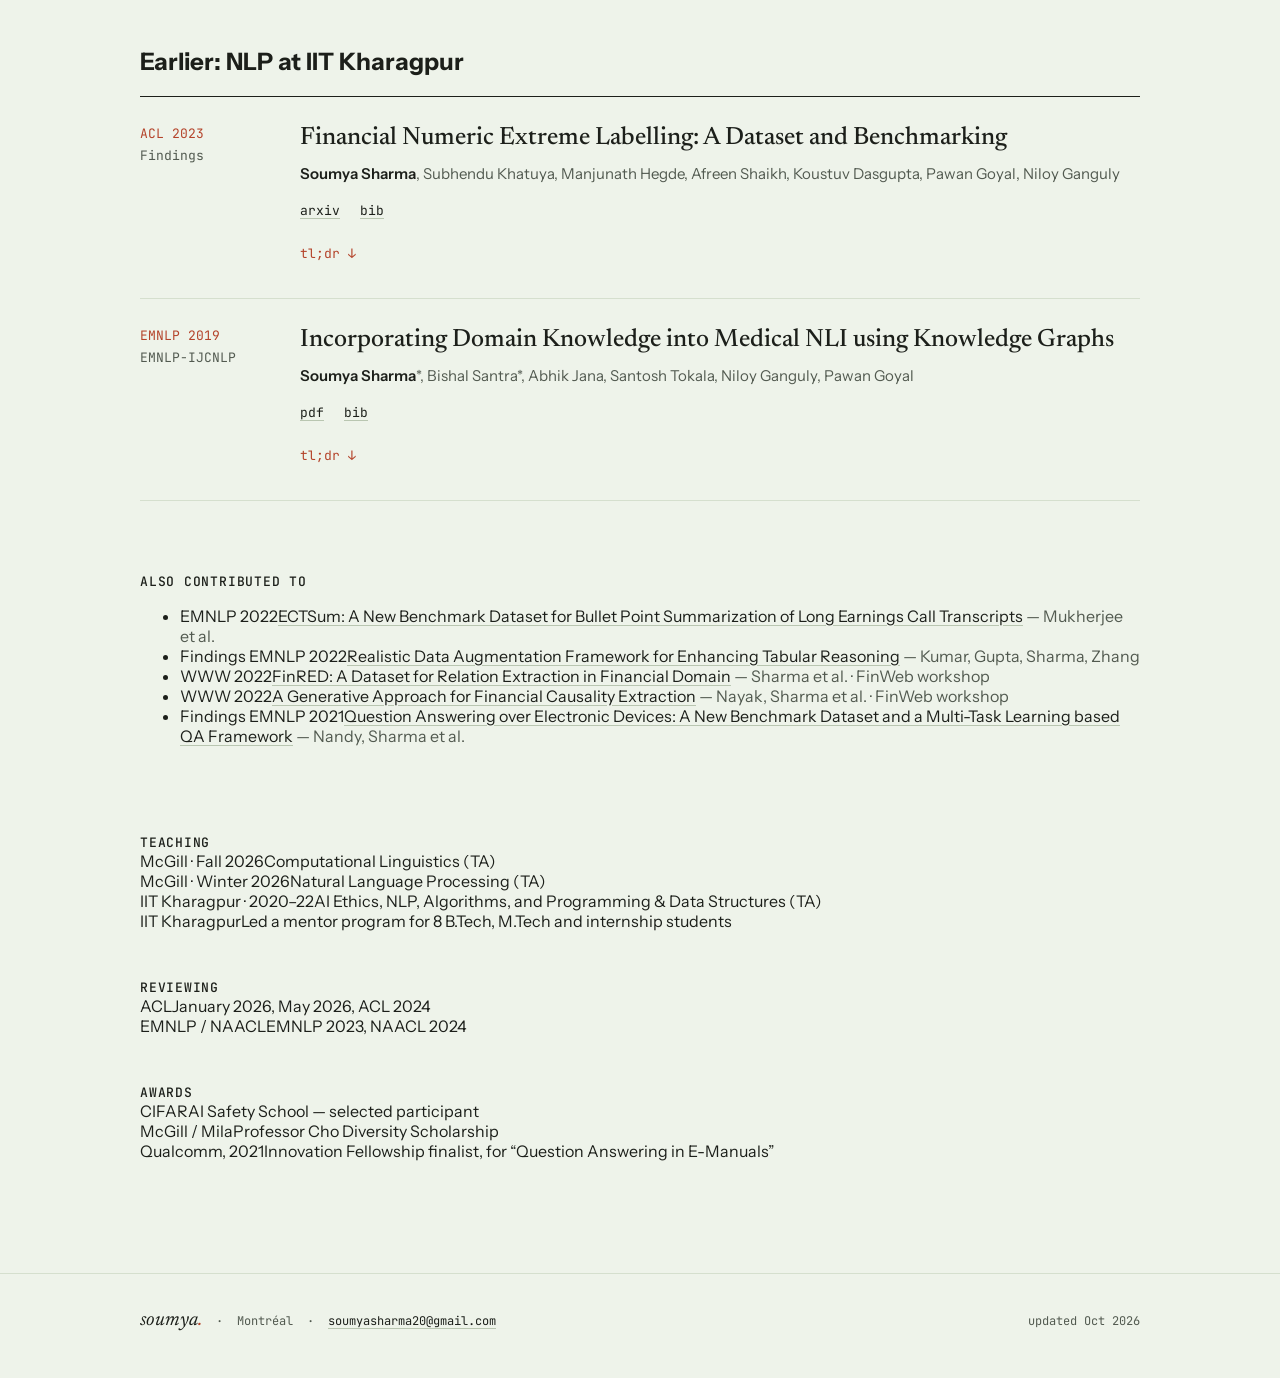
<file: research.html>
<!doctype html>
<html lang="en">
<head>
<meta charset="utf-8">
<meta name="viewport" content="width=device-width, initial-scale=1">
<title>Research — Soumya Sharma</title>
<meta name="description" content="Papers on privacy, safety and alignment in multi-agent LLM systems.">
<link rel="preconnect" href="https://fonts.googleapis.com">
<link rel="preconnect" href="https://fonts.gstatic.com" crossorigin>
<link rel="stylesheet" href="https://fonts.googleapis.com/css2?family=Newsreader:ital,opsz,wght@0,6..72,400;0,6..72,500;1,6..72,400&amp;family=Instrument+Sans:wght@400;500;600&amp;family=JetBrains+Mono:wght@400;500&amp;display=swap">
<link rel="stylesheet" href="assets/css/style.css">
</head>
<body>
<div class="page">
<!-- Vines: artwork in assets/vines/. Change the file, side (vine--left / vine--right) or --top to move them. -->
<img class="vine vine--left" src="assets/vines/vine-long.svg" alt="" aria-hidden="true" style="--top: 64px;">
<img class="vine vine--right" src="assets/vines/vine-short.svg" alt="" aria-hidden="true" style="--top: 420px;">

<header class="site-header">
  <nav class="nav wrap" aria-label="Main">
    <a class="brand" href="index.html">soumya<span>.</span></a>
    <div class="nav-links">
      <a href="research.html" aria-current="page">research</a>
      <!-- <a href="projects.html">projects</a> -->
      <!-- <a href="notes.html">reading notes</a> -->
      <a href="travel.html">travel</a>
      <!-- <a href="kitchen.html">kitchen</a> -->
      <!-- <a href="off.html">off the clock</a> -->
      <!-- <a class="cv" href="assets/docs/Soumya_Sharma_CV.pdf">cv ↗</a> -->
    </div>
  </nav>
</header>

<main class="wrap">

  <section class="page-intro">
    <a class="back" href="index.html">← home</a>
    <div class="page-title-row">
      <span class="num">01</span>
      <h1 class="page-title">Research</h1>
    </div>
    <p class="page-lede">I research safety, privacy and alignment in multi-agent LLM systems: benchmark and evaluation design, adversarial probing for privacy leakage, reward modeling, and red-teaming of agentic systems.</p>
    <a class="back" href="https://scholar.google.com/citations?user=LBNLcm8AAAAJ">full list on Google Scholar ↗</a>
  </section>

  <section class="section" aria-labelledby="g1" style="padding-bottom: 72px;">
    <h2 id="g1" class="group-title">Privacy &amp; safety in multi-agent systems</h2>
    <div class="papers">
    <article class="paper">
      <div class="venue"><b>COLM 2026</b>HAIPS workshop · oral</div>
      <div class="paper-body">
        <h2 class="paper-title"><a href="#">Benchmarking privacy leakage in multi-agent systems</a></h2>
        <p class="authors"><strong>Soumya Sharma</strong>, Ayana Hussain, Héber Hwang Arcolezi, Ulrich Aïvodji, Spandana Gella, Adriana Romero Soriano, Golnoosh Farnadi</p>
        <div class="links"><a href="#">pdf</a><a href="#">code</a><a href="#">bib</a></div>
        <details class="tldr">
          <summary>tl;dr</summary>
          <p>A benchmark for what actually drives privacy leakage when LLM agents talk to each other. Across Qwen3, Llama 3.1 and Gemma models, more capable and reasoning models leak <em>more</em>, leakage compounds over turns, and prompt-based mitigations only go so far. Also presented at WiML.</p>
        </details>
      </div>
    </article>
    <article class="paper">
      <div class="venue"><b>[VENUE]</b>[YEAR]</div>
      <div class="paper-body">
        <h2 class="paper-title"><a href="#">IDP-Bench: Benchmarking ability of LLMs to protect personal information in interdependent privacy contexts</a></h2>
        <p class="authors">Ayana Hussain, <strong>Soumya Sharma</strong>, Golnoosh Farnadi, Nicholas Vincent, Héber Hwang Arcolezi, Ulrich Aïvodji</p>
        <div class="links"><a href="#">pdf</a><a href="#">bib</a></div>
        <details class="tldr">
          <summary>tl;dr</summary>
          <p>Evaluates whether LLMs respect contextual integrity when one user’s data also reveals something about other people.</p>
        </details>
      </div>
    </article>
    </div>
  </section>

  <section class="section" aria-labelledby="g2" style="padding-bottom: 72px;">
    <h2 id="g2" class="group-title">Alignment &amp; evaluation</h2>
    <div class="papers">
    <article class="paper">
      <div class="venue"><b>ICML 2026</b>Human CoCreativity workshop</div>
      <div class="paper-body">
        <h2 class="paper-title"><a href="#">IDEAFix: Evaluation Framework for Creative Defixation Prompting in LLMs</a></h2>
        <p class="authors">Florian Carichon, <strong>Soumya Sharma</strong>, Meaghan J. Girard, Romain Rampa, Golnoosh Farnadi</p>
        <div class="links"><a href="#">pdf</a><a href="#">bib</a></div>
        <details class="tldr">
          <summary>tl;dr</summary>
          <p>An evaluation framework for creativity in LLMs. It surfaces a hive-mind behaviour: different models converge on strikingly similar ideas in creative tasks. Under review at NeurIPS 2026.</p>
        </details>
      </div>
    </article>
    <article class="paper">
      <div class="venue"><b>ICLR 2025</b>MoFA workshop</div>
      <div class="paper-body">
        <h2 class="paper-title"><a href="#">Robust Reward Modeling via Causal Rubrics</a></h2>
        <p class="authors">Pragya Srivastava, …, <strong>Soumya Sharma</strong>, …, Karthikeyan Shanmugam, Doina Precup</p>
        <div class="links"><a href="#">pdf</a><a href="#">bib</a></div>
        <details class="tldr">
          <summary>tl;dr</summary>
          <p>Uses causal structure over rubric dimensions to train reward models that are robust to spurious correlations. My dimension-wise rater methodology from Google DeepMind fed into this work.</p>
        </details>
      </div>
    </article>
    </div>
  </section>

  <section class="section" aria-labelledby="g3" style="padding-bottom: 72px;">
    <h2 id="g3" class="group-title">Earlier: NLP at IIT Kharagpur</h2>
    <div class="papers">
    <article class="paper">
      <div class="venue"><b>ACL 2023</b>Findings</div>
      <div class="paper-body">
        <h2 class="paper-title"><a href="https://arxiv.org/abs/2306.03723">Financial Numeric Extreme Labelling: A Dataset and Benchmarking</a></h2>
        <p class="authors"><strong>Soumya Sharma</strong>, Subhendu Khatuya, Manjunath Hegde, Afreen Shaikh, Koustuv Dasgupta, Pawan Goyal, Niloy Ganguly</p>
        <div class="links"><a href="https://arxiv.org/abs/2306.03723">arxiv</a><a href="#">bib</a></div>
        <details class="tldr">
          <summary>tl;dr</summary>
          <p>A dataset and benchmark for tagging numbers in financial filings with XBRL labels, drawn from thousands of possible tags. Built with Goldman Sachs.</p>
        </details>
      </div>
    </article>
    <article class="paper">
      <div class="venue"><b>EMNLP 2019</b>EMNLP-IJCNLP</div>
      <div class="paper-body">
        <h2 class="paper-title"><a href="#">Incorporating Domain Knowledge into Medical NLI using Knowledge Graphs</a></h2>
        <p class="authors"><strong>Soumya Sharma</strong>*, Bishal Santra*, Abhik Jana, Santosh Tokala, Niloy Ganguly, Pawan Goyal</p>
        <div class="links"><a href="#">pdf</a><a href="#">bib</a></div>
        <details class="tldr">
          <summary>tl;dr</summary>
          <p>Brings structured medical knowledge from the UMLS knowledge graph into natural language inference over clinical text. (* equal contribution)</p>
        </details>
      </div>
    </article>
    </div>
  </section>

  <section class="section" aria-labelledby="g4" style="padding-bottom: 72px;">
    <h2 id="g4" class="label" style="margin-bottom: 12px;">Also contributed to</h2>
    <ul class="more-pubs">
      <li><span class="v">EMNLP 2022</span><a href="https://aclanthology.org/2022.emnlp-main.748/">ECTSum: A New Benchmark Dataset for Bullet Point Summarization of Long Earnings Call Transcripts</a> <span class="muted">— Mukherjee et al.</span></li>
      <li><span class="v">Findings EMNLP 2022</span><a href="#">Realistic Data Augmentation Framework for Enhancing Tabular Reasoning</a> <span class="muted">— Kumar, Gupta, Sharma, Zhang</span></li>
      <li><span class="v">WWW 2022</span><a href="https://dl.acm.org/doi/10.1145/3487553.3524637">FinRED: A Dataset for Relation Extraction in Financial Domain</a> <span class="muted">— Sharma et al. · FinWeb workshop</span></li>
      <li><span class="v">WWW 2022</span><a href="#">A Generative Approach for Financial Causality Extraction</a> <span class="muted">— Nayak, Sharma et al. · FinWeb workshop</span></li>
      <li><span class="v">Findings EMNLP 2021</span><a href="https://aclanthology.org/2021.findings-emnlp.392/">Question Answering over Electronic Devices: A New Benchmark Dataset and a Multi-Task Learning based QA Framework</a> <span class="muted">— Nandy, Sharma et al.</span></li>
    </ul>
  </section>

  <section class="section" aria-label="Teaching, service and awards">
    <div class="facts" style="margin-bottom: 48px;">
      <h2 class="label">Teaching</h2>
      <div>
        <div class="fact"><span class="when">McGill · Fall 2026</span><span>Computational Linguistics (TA)</span></div>
        <div class="fact"><span class="when">McGill · Winter 2026</span><span>Natural Language Processing (TA)</span></div>
        <div class="fact"><span class="when">IIT Kharagpur · 2020–22</span><span>AI Ethics, NLP, Algorithms, and Programming &amp; Data Structures (TA)</span></div>
        <div class="fact"><span class="when">IIT Kharagpur</span><span>Led a mentor program for 8 B.Tech, M.Tech and internship students</span></div>
      </div>
    </div>
    <div class="facts" style="margin-bottom: 48px;">
      <h2 class="label">Reviewing</h2>
      <div>
        <div class="fact"><span class="when">ACL</span><span>January 2026, May 2026, ACL 2024</span></div>
        <div class="fact"><span class="when">EMNLP / NAACL</span><span>EMNLP 2023, NAACL 2024</span></div>
      </div>
    </div>
    <div class="facts">
      <h2 class="label">Awards</h2>
      <div>
        <div class="fact"><span class="when">CIFAR</span><span>AI Safety School — selected participant</span></div>
        <div class="fact"><span class="when">McGill / Mila</span><span>Professor Cho Diversity Scholarship</span></div>
        <div class="fact"><span class="when">Qualcomm, 2021</span><span>Innovation Fellowship finalist, for “Question Answering in E-Manuals”</span></div>
      </div>
    </div>
  </section>

</main>

<footer class="site-footer">
  <div class="wrap">
    <span><a class="brand" href="index.html">soumya<span>.</span></a> &nbsp;·&nbsp; Montréal &nbsp;·&nbsp; <a href="mailto:soumyasharma20@gmail.com">soumyasharma20@gmail.com</a></span>
    <span>updated Oct 2026</span>
  </div>
</footer>
</div>
</body>
</html>
</file>
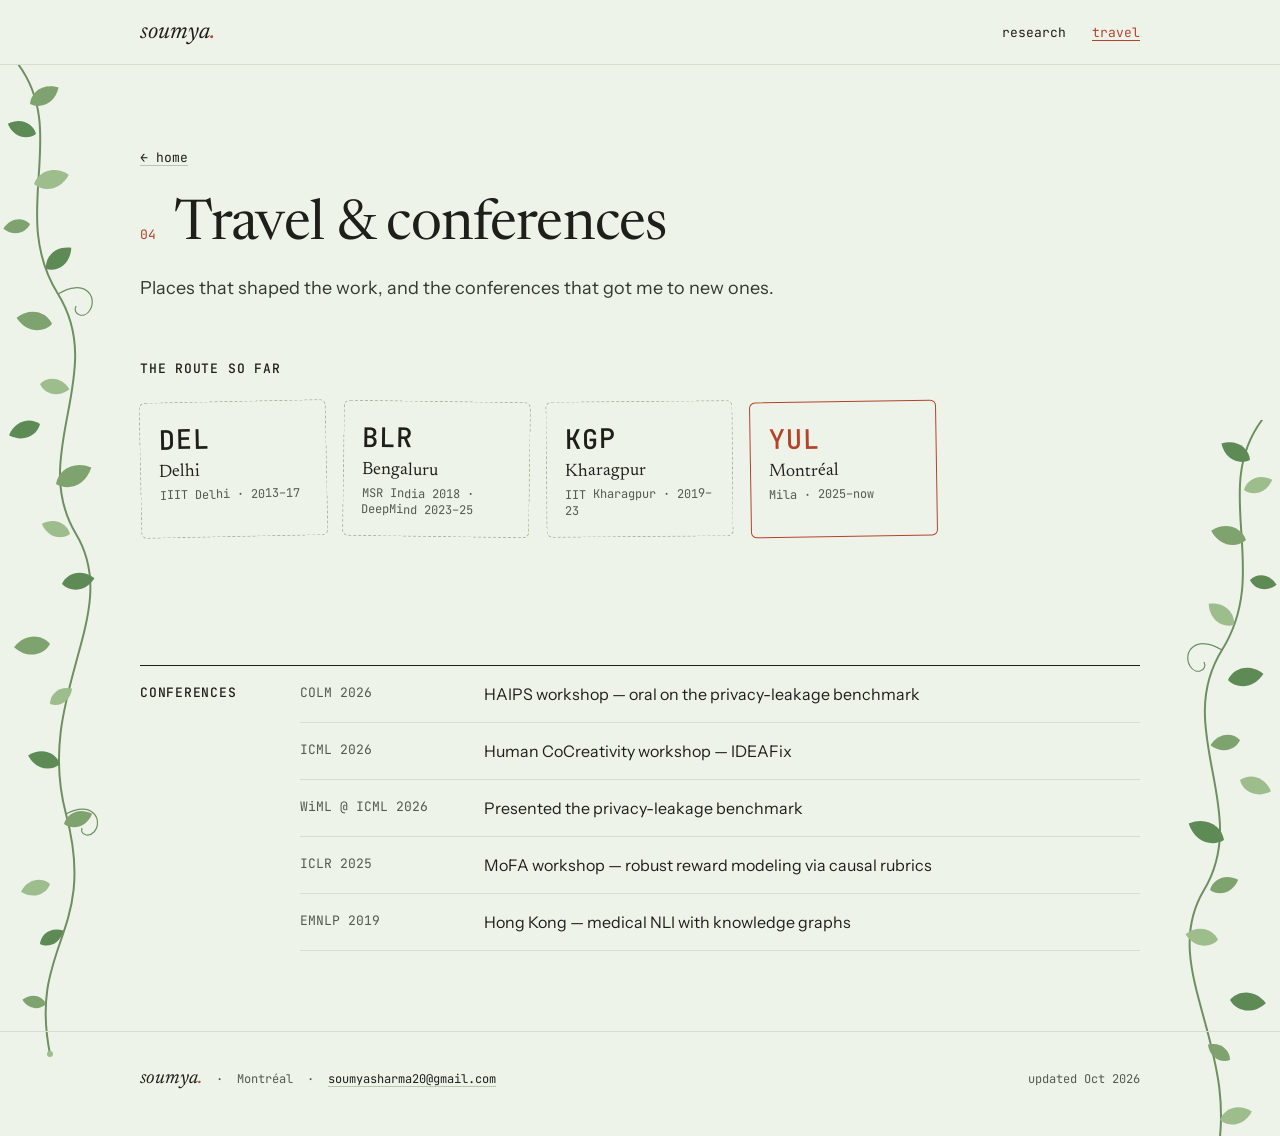
<file: travel.html>
<!doctype html>
<html lang="en">
<head>
<meta charset="utf-8">
<meta name="viewport" content="width=device-width, initial-scale=1">
<title>Travel & conferences — Soumya Sharma</title>
<meta name="description" content="Places and conferences.">
<link rel="preconnect" href="https://fonts.googleapis.com">
<link rel="preconnect" href="https://fonts.gstatic.com" crossorigin>
<link rel="stylesheet" href="https://fonts.googleapis.com/css2?family=Newsreader:ital,opsz,wght@0,6..72,400;0,6..72,500;1,6..72,400&amp;family=Instrument+Sans:wght@400;500;600&amp;family=JetBrains+Mono:wght@400;500&amp;display=swap">
<link rel="stylesheet" href="assets/css/style.css">
</head>
<body>
<div class="page">
<!-- Vines: artwork in assets/vines/. Change the file, side (vine--left / vine--right) or --top to move them. -->
<img class="vine vine--left" src="assets/vines/vine-long.svg" alt="" aria-hidden="true" style="--top: 64px;">
<img class="vine vine--right" src="assets/vines/vine-short.svg" alt="" aria-hidden="true" style="--top: 420px;">

<header class="site-header">
  <nav class="nav wrap" aria-label="Main">
    <a class="brand" href="index.html">soumya<span>.</span></a>
    <div class="nav-links">
      <a href="research.html">research</a>
      <!-- <a href="projects.html">projects</a> -->
      <!-- <a href="notes.html">reading notes</a> -->
      <a href="travel.html" aria-current="page">travel</a>
      <!-- <a href="kitchen.html">kitchen</a> -->
      <!-- <a href="off.html">off the clock</a> -->
      <!-- <a class="cv" href="assets/docs/Soumya_Sharma_CV.pdf">cv ↗</a> -->
    </div>
  </nav>
</header>

<main class="wrap">

  <section class="page-intro">
    <a class="back" href="index.html">← home</a>
    <div class="page-title-row">
      <span class="num">04</span>
      <h1 class="page-title">Travel &amp; conferences</h1>
    </div>
    <p class="page-lede">Places that shaped the work, and the conferences that got me to new ones.</p>
  </section>

  <section class="section" aria-labelledby="route-h" style="padding-bottom: 80px;">
    <h2 id="route-h" class="label" style="margin-bottom: 24px;">The route so far</h2>

  <div class="stamps stamps--4">
    <div class="stamp" style="--tilt: -1.2deg;"><span class="code">DEL</span><span class="city">Delhi</span><span class="why">IIIT Delhi · 2013–17</span></div>
    <div class="stamp" style="--tilt: 0.8deg;"><span class="code">BLR</span><span class="city">Bengaluru</span><span class="why">MSR India 2018 · DeepMind 2023–25</span></div>
    <div class="stamp" style="--tilt: -0.5deg;"><span class="code">KGP</span><span class="city">Kharagpur</span><span class="why">IIT Kharagpur · 2019–23</span></div>
    <div class="stamp stamp--home" style="--tilt: -0.9deg;"><span class="code">YUL</span><span class="city">Montréal</span><span class="why">Mila · 2025–now</span></div>
  </div>
  </section>
  <section class="section" aria-labelledby="conf-h" style="padding-bottom: 80px;">
    <div class="confs">
      <h2 id="conf-h" class="label">Conferences</h2>
      <div>
        <div class="conf"><span class="when">COLM 2026</span><span>HAIPS workshop — oral on the privacy-leakage benchmark</span></div>
        <div class="conf"><span class="when">ICML 2026</span><span>Human CoCreativity workshop — IDEAFix</span></div>
        <div class="conf"><span class="when">WiML @ ICML 2026</span><span>Presented the privacy-leakage benchmark</span></div>
        <div class="conf"><span class="when">ICLR 2025</span><span>MoFA workshop — robust reward modeling via causal rubrics</span></div>
        <div class="conf"><span class="when">EMNLP 2019</span><span>Hong Kong — medical NLI with knowledge graphs</span></div>
      </div>
    </div>
  </section>

</main>

<footer class="site-footer">
  <div class="wrap">
    <span><a class="brand" href="index.html">soumya<span>.</span></a> &nbsp;·&nbsp; Montréal &nbsp;·&nbsp; <a href="mailto:soumyasharma20@gmail.com">soumyasharma20@gmail.com</a></span>
    <span>updated Oct 2026</span>
  </div>
</footer>
</div>
</body>
</html>
</file>
<file: assets/css/style.css>
/* ==========================================================================
   Soumya — site styles
   Colours, fonts and vine settings live in :root. Change them here once and
   every page updates.
   ========================================================================== */

:root {
  /* Palette */
  --bg: #EEF3EA;            /* page background (soft sage) */
  --ink: #1C1F1A;           /* headings, strong text */
  --body: #33382F;          /* paragraph text */
  --muted: #525A50;         /* dates, captions, labels */
  --rule: #D5DFCE;          /* light dividers */
  --rule-strong: #C9D5C1;   /* section-heading rules */
  --line: #B9C6B1;          /* link underlines, pill borders */
  --panel: #E4ECDF;         /* research theme cards */
  --placeholder: #DFE8D9;   /* photo placeholders */
  --stamp: #A9B8A0;         /* dashed travel stamps */
  --accent: #B4432A;        /* brick red. Try #2F5D50 (forest) or #3B4A8C (indigo) */

  /* Type */
  --serif: 'Newsreader', Georgia, serif;
  --sans: 'Instrument Sans', 'Helvetica Neue', Helvetica, sans-serif;
  --mono: 'JetBrains Mono', ui-monospace, monospace;

  /* Vines (the artwork itself lives in assets/vines/*.svg) */
  --vine-width: 140px;
  --vine-opacity: 1;
}

*, *::before, *::after { box-sizing: border-box; }

html { scroll-behavior: smooth; }
@media (prefers-reduced-motion: reduce) { html { scroll-behavior: auto; } }

body {
  margin: 0;
  background: var(--bg);
  color: var(--ink);
  font-family: var(--sans);
  -webkit-font-smoothing: antialiased;
}

a {
  color: var(--ink);
  text-decoration: underline;
  text-decoration-color: var(--line);
  text-underline-offset: 3px;
}
a:hover { color: var(--accent); text-decoration-color: var(--accent); }
a:focus-visible, button:focus-visible, summary:focus-visible {
  outline: 2px solid var(--accent);
  outline-offset: 3px;
  border-radius: 2px;
}

img { max-width: 100%; }

.mono { font-family: var(--mono); font-size: 13px; }
.accent { color: var(--accent); }
.muted { color: var(--muted); }
.plain { text-decoration: none; }

/* --------------------------------------------------------------------------
   Page shell + vines
   -------------------------------------------------------------------------- */
.page {
  position: relative;
  z-index: 0;            /* lets vines sit behind content but above the background */
  overflow: clip;        /* clips vines without creating a scroll container */
  min-height: 100vh;
}

.vine {
  position: absolute;
  top: var(--top, 64px);
  width: var(--vine-width);
  height: auto;
  z-index: -1;
  pointer-events: none;
  opacity: var(--vine-opacity);
}
.vine--left { left: 0; }
.vine--right { right: 0; transform: scaleX(-1); }

@media (max-width: 1180px) { :root { --vine-opacity: 0.55; } }
@media (max-width: 760px)  { :root { --vine-width: 80px; --vine-opacity: 0.35; } }

/* Add class="no-vines" to <body> to switch vines off on a page */
.no-vines .vine { display: none; }

.wrap {
  max-width: 1080px;
  margin: 0 auto;
  padding: 0 40px;
}

/* --------------------------------------------------------------------------
   Header / nav
   -------------------------------------------------------------------------- */
.site-header {
  position: sticky;
  top: 0;
  z-index: 5;
  background: var(--bg);
  border-bottom: 1px solid var(--rule);
}
.nav {
  min-height: 64px;
  display: flex;
  align-items: center;
  justify-content: space-between;
  gap: 24px;
}
.brand {
  font-family: var(--serif);
  font-size: 24px;
  font-style: italic;
  text-decoration: none;
  color: var(--ink);
}
.brand span { color: var(--accent); }
.nav-links {
  display: flex;
  gap: 26px;
  font-family: var(--mono);
  font-size: 13px;
  overflow-x: auto;
  scrollbar-width: none;
}
.nav-links a { text-decoration: none; padding: 12px 0; white-space: nowrap; }
.nav-links a[aria-current="page"] { color: var(--accent); text-decoration: underline; text-decoration-color: var(--accent); }
.nav-links .cv { color: var(--accent); }

/* --------------------------------------------------------------------------
   Home: name + intro
   -------------------------------------------------------------------------- */
.name-hero {
  padding: 72px 0 56px;
  display: flex;
  align-items: center;
  justify-content: center;
  gap: 16px;
}
.name-hero .branch { width: 200px; height: auto; flex-shrink: 0; }
.name-hero .branch--right { transform: scaleX(-1); }
.name-block { display: flex; flex-direction: column; align-items: center; gap: 12px; text-align: center; }
.greeting { font-family: var(--mono); font-size: 13px; color: var(--muted); letter-spacing: 0.04em; }
.name {
  margin: 0;
  font-family: var(--serif);
  font-weight: 400;
  font-style: italic;
  font-size: 76px;
  line-height: 1;
  letter-spacing: -0.02em;
  white-space: nowrap;
}
.role { font-family: var(--mono); font-size: 13px; color: var(--body); letter-spacing: 0.04em; }

.intro {
  padding: 24px 0 88px;
  display: grid;
  grid-template-columns: minmax(0, 1.55fr) minmax(0, 1fr);
  gap: 72px;
  align-items: start;
  border-top: 1px solid var(--rule);
}
.intro-text { display: flex; flex-direction: column; gap: 24px; padding-top: 40px; }
.tagline {
  margin: 0;
  font-family: var(--serif);
  font-size: 40px;
  line-height: 1.15;
  letter-spacing: -0.01em;
}
.tagline em { color: var(--accent); }
.bio { margin: 0; font-size: 18px; line-height: 1.65; color: var(--body); max-width: 560px; }

.pills { display: flex; flex-wrap: wrap; gap: 10px; font-family: var(--mono); font-size: 13px; }
.pill { text-decoration: none; padding: 12px 16px; border: 1px solid var(--line); border-radius: 999px; }

.portrait { margin: 0; display: flex; flex-direction: column; gap: 12px; padding-top: 40px; }
.caption { font-family: var(--serif); font-style: italic; font-size: 16px; color: var(--muted); }

/* Photo placeholders: replace the <div class="ph"> with an <img> */
.ph {
  background: var(--placeholder);
  border-radius: 4px;
  display: flex;
  align-items: center;
  justify-content: center;
  font-family: var(--mono);
  font-size: 13px;
  color: var(--muted);
}
.ph, .photo { width: 100%; border-radius: 4px; }
.photo { object-fit: cover; display: block; }
.ratio-45 { aspect-ratio: 4 / 5; }
.ratio-43 { aspect-ratio: 4 / 3; }
.ratio-11 { aspect-ratio: 1 / 1; }

/* --------------------------------------------------------------------------
   Sections
   -------------------------------------------------------------------------- */
.section { padding: 0 0 112px; }

.section-head { display: flex; align-items: baseline; gap: 18px; margin-bottom: 20px; }
.section-head .num { font-family: var(--mono); font-size: 13px; color: var(--accent); }
.section-title { margin: 0; font-family: var(--serif); font-weight: 400; font-size: 40px; letter-spacing: -0.01em; }
.section-head .rule { flex-grow: 1; height: 1px; background: var(--rule-strong); }
.section-head .more { font-family: var(--mono); font-size: 13px; padding: 12px 0; white-space: nowrap; }
.section-lede { margin: 0 0 32px; font-size: 16px; color: var(--muted); max-width: 600px; line-height: 1.6; }
.section-lede--lg { font-size: 18px; color: var(--body); max-width: 680px; line-height: 1.65; margin-bottom: 40px; }

.label {
  margin: 0;
  font-family: var(--mono);
  font-size: 13px;
  font-weight: 500;
  letter-spacing: 0.06em;
  text-transform: uppercase;
}

/* Subpage intro */
.page-intro { padding: 72px 0 56px; display: flex; flex-direction: column; gap: 20px; }
.back { align-self: flex-start; font-family: var(--mono); font-size: 13px; padding: 12px 0; }
.page-title-row { display: flex; align-items: baseline; gap: 18px; }
.page-title-row .num { font-family: var(--mono); font-size: 13px; color: var(--accent); }
.page-title { margin: 0; font-family: var(--serif); font-weight: 400; font-size: 56px; letter-spacing: -0.015em; }
.page-lede { margin: 0; font-size: 18px; line-height: 1.65; color: var(--body); max-width: 640px; }

/* News */
.news { display: grid; grid-template-columns: 160px minmax(0, 1fr); border-top: 1px solid var(--ink); }
.news .label { padding: 18px 0; }
.news > div {
  max-height: 340px;
  overflow-y: auto;
  padding-right: 14px;
  scrollbar-width: thin;
  scrollbar-color: var(--line) transparent;
}
.news > div::-webkit-scrollbar { width: 6px; }
.news > div::-webkit-scrollbar-track { background: transparent; }
.news > div::-webkit-scrollbar-thumb { background: var(--line); border-radius: 3px; }
.news > div::-webkit-scrollbar-thumb:hover { background: var(--stamp); }
.news-item {
  display: grid;
  grid-template-columns: 120px minmax(0, 1fr);
  gap: 24px;
  padding: 18px 0;
  border-bottom: 1px solid var(--rule);
  font-size: 16px;
  line-height: 1.55;
}
.news-item .date { font-family: var(--mono); font-size: 13px; color: var(--muted); padding-top: 2px; }
.news-item em.title { font-family: var(--serif); font-size: 18px; }

/* Research themes */
.themes { display: grid; grid-template-columns: repeat(3, minmax(0, 1fr)); gap: 32px; margin-bottom: 56px; }
.theme { display: flex; flex-direction: column; gap: 10px; padding: 24px; background: var(--panel); border-radius: 6px; }
.theme .when { font-family: var(--mono); font-size: 12px; letter-spacing: 0.04em; color: var(--accent); }
.theme .when.past { color: var(--muted); }
.theme h3 { margin: 0; font-family: var(--serif); font-weight: 500; font-size: 22px; line-height: 1.3; }
.theme p { margin: 0; font-size: 15px; line-height: 1.6; color: var(--body); }

/* Papers */
.papers { display: flex; flex-direction: column; border-top: 1px solid var(--ink); }
.paper {
  display: grid;
  grid-template-columns: 160px minmax(0, 1fr);
  padding: 26px 0;
  border-bottom: 1px solid var(--rule);
}
.paper .venue { font-family: var(--mono); font-size: 13px; line-height: 1.7; color: var(--muted); }
.paper .venue b { color: var(--accent); font-weight: 400; display: block; }
.paper-body { display: flex; flex-direction: column; gap: 8px; }
.paper-title { margin: 0; font-family: var(--serif); font-weight: 500; font-size: 25px; line-height: 1.3; }
.paper-title a { text-decoration: none; }
.authors { margin: 0; font-size: 15px; color: var(--muted); line-height: 1.5; }
.authors strong { color: var(--ink); font-weight: 600; }
.oneliner { margin: 0; max-width: 700px; font-family: var(--serif); font-style: italic; font-size: 17px; line-height: 1.55; color: var(--body); }
.links { display: flex; flex-wrap: wrap; gap: 20px; font-family: var(--mono); font-size: 13px; }
.links a { padding: 8px 0; }

/* tl;dr toggles use <details>, so they work without JavaScript */
.tldr summary {
  display: inline-block;
  cursor: pointer;
  list-style: none;
  font-family: var(--mono);
  font-size: 13px;
  color: var(--accent);
  padding: 10px 0;
}
.tldr summary::-webkit-details-marker { display: none; }
.tldr summary::after { content: ' ↓'; }
.tldr[open] summary::after { content: ' ↑'; }
.tldr p, .tldr ul {
  margin: 4px 0 0;
  max-width: 720px;
  font-family: var(--serif);
  font-size: 18px;
  line-height: 1.6;
  color: var(--body);
}
.tldr ul { font-family: var(--sans); font-size: 16px; line-height: 1.9; padding-left: 18px; }

/* Projects */
.projects { display: grid; grid-template-columns: repeat(2, minmax(0, 1fr)); gap: 40px 56px; }
.project {
  display: flex;
  flex-direction: column;
  gap: 10px;
  padding-top: 18px;
  border-top: 1px solid var(--ink);
  text-decoration: none;
}
.project .kind { font-family: var(--mono); font-size: 12px; color: var(--muted); letter-spacing: 0.04em; }
.project h2, .project h3, .project .p-title { margin: 0; font-family: var(--serif); font-weight: 500; font-size: 27px; }
.project p, .project .p-desc { margin: 0; font-size: 16px; line-height: 1.6; color: var(--body); }
.project .go { align-self: flex-start; font-family: var(--mono); font-size: 13px; padding: 10px 0; }

/* Reading notes */
.chips { display: flex; flex-wrap: wrap; gap: 8px; margin-bottom: 16px; font-family: var(--mono); font-size: 13px; }
.chips[hidden] { display: none; }
.chip {
  font: inherit;
  min-height: 44px;
  padding: 0 16px;
  border-radius: 999px;
  cursor: pointer;
  border: 1px solid var(--line);
  background: transparent;
  color: var(--ink);
}
.chip[aria-pressed="true"] { background: var(--ink); border-color: var(--ink); color: var(--bg); }

.notes { display: flex; flex-direction: column; border-top: 1px solid var(--ink); }
.note {
  display: grid;
  grid-template-columns: 120px minmax(0, 1fr) 140px;
  gap: 24px;
  align-items: baseline;
  padding: 22px 0;
  border-bottom: 1px solid var(--rule);
  text-decoration: none;
}
.note[hidden] { display: none; }
.note .date { font-family: var(--mono); font-size: 13px; color: var(--muted); }
.note .n-body { display: flex; flex-direction: column; gap: 6px; }
.note .n-title { font-family: var(--serif); font-size: 23px; }
.note .n-take { font-size: 15px; color: var(--muted); line-height: 1.5; }
.note .tag { font-family: var(--mono); font-size: 12px; color: var(--accent); text-align: right; }

/* Travel */
.stamps { display: grid; grid-template-columns: repeat(5, minmax(0, 1fr)); gap: 16px; margin-bottom: 48px; }
.stamp {
  border: 1.5px dashed var(--stamp);
  border-radius: 6px;
  padding: 18px;
  display: flex;
  flex-direction: column;
  gap: 6px;
  transform: rotate(var(--tilt, 0deg));
}
.stamp .code { font-family: var(--mono); font-size: 27px; font-weight: 500; letter-spacing: 0.04em; }
.stamp .city { font-family: var(--serif); font-size: 18px; }
.stamp .why { font-family: var(--mono); font-size: 12px; color: var(--muted); }
.stamp--home { border-style: solid; border-color: var(--accent); }
.stamp--home .code { color: var(--accent); }

.confs { display: grid; grid-template-columns: 160px minmax(0, 1fr); border-top: 1px solid var(--ink); }
.confs .label { padding: 18px 0; }
.conf {
  display: grid;
  grid-template-columns: 160px minmax(0, 1fr) auto;
  gap: 24px;
  padding: 18px 0;
  border-bottom: 1px solid var(--rule);
  font-size: 16px;
}
.conf .when { font-family: var(--mono); font-size: 13px; color: var(--muted); }
.conf .when.next { color: var(--accent); }
.conf a { font-family: var(--mono); font-size: 13px; }

.gallery { display: grid; grid-template-columns: repeat(3, minmax(0, 1fr)); gap: 24px; }
.gallery figure { margin: 0; display: flex; flex-direction: column; gap: 10px; }
.sub-title { margin: 0 0 24px; font-family: var(--serif); font-weight: 400; font-size: 32px; }

/* Kitchen */
.recipes { display: grid; grid-template-columns: repeat(3, minmax(0, 1fr)); gap: 48px 32px; }
.recipe { display: flex; flex-direction: column; gap: 12px; text-decoration: none; }
.recipe .kind { font-family: var(--mono); font-size: 12px; color: var(--muted); }
.recipe .kind.fav { color: var(--accent); }
.recipe .r-title { font-family: var(--serif); font-size: 24px; }
.recipe .r-desc { font-size: 15px; color: var(--muted); line-height: 1.5; }

/* Off the clock */
.off { display: grid; grid-template-columns: minmax(0, 1.4fr) minmax(0, 1fr); gap: 72px; align-items: start; }
.interests { display: flex; flex-direction: column; border-top: 1px solid var(--ink); }
.interest {
  display: grid;
  grid-template-columns: 120px minmax(0, 1fr);
  gap: 16px;
  padding: 24px 0;
  border-bottom: 1px solid var(--rule);
}
.interest .what { font-family: var(--mono); font-size: 13px; color: var(--accent); }
.interest .about { font-size: 17px; line-height: 1.6; }
.pet { margin: 0; display: flex; flex-direction: column; gap: 12px; }
.pet .pet-name { font-family: var(--serif); font-size: 22px; }
.pet .pet-note { font-size: 15px; line-height: 1.5; color: var(--muted); }

/* Home: "beyond the lab" */
.beyond-title { margin: 0; font-family: var(--serif); font-weight: 400; font-style: italic; font-size: 32px; }
.pair { display: grid; grid-template-columns: repeat(2, minmax(0, 1fr)); gap: 40px; }
.teaser {
  display: flex;
  flex-direction: column;
  gap: 10px;
  padding-top: 18px;
  border-top: 1px solid var(--ink);
  text-decoration: none;
}
.teaser .kind { font-family: var(--mono); font-size: 12px; letter-spacing: 0.04em; color: var(--accent); }
.teaser .t-title { font-family: var(--serif); font-size: 24px; }
.teaser .t-desc { font-size: 15px; line-height: 1.6; color: var(--body); }
.teaser .go { font-family: var(--mono); font-size: 13px; }

/* Footer */
.site-footer { border-top: 1px solid var(--rule); }
.site-footer .wrap {
  padding-top: 36px;
  padding-bottom: 48px;
  display: flex;
  flex-wrap: wrap;
  justify-content: space-between;
  align-items: baseline;
  gap: 16px 24px;
  font-family: var(--mono);
  font-size: 12px;
  color: var(--muted);
}
.site-footer .brand { font-size: 20px; }

/* --------------------------------------------------------------------------
   Responsive
   -------------------------------------------------------------------------- */
@media (max-width: 960px) {
  .themes, .recipes, .gallery { grid-template-columns: repeat(2, minmax(0, 1fr)); }
  .stamps { grid-template-columns: repeat(3, minmax(0, 1fr)); }
  .name-hero .branch { width: 130px; }
  .name { font-size: 60px; }
}

@media (max-width: 760px) {
  .wrap { padding: 0 22px; }
  .nav { flex-direction: column; align-items: flex-start; gap: 0; padding-top: 10px; }
  .nav-links { width: 100%; gap: 20px; }

  .name-hero { padding: 48px 0 36px; gap: 6px; }
  .name-hero .branch { width: 64px; }
  .name { font-size: 40px; white-space: normal; }

  .intro, .off { grid-template-columns: 1fr; gap: 32px; }
  .intro-text, .portrait { padding-top: 28px; }
  .tagline { font-size: 30px; }

  .news, .confs { grid-template-columns: 1fr; }
  .news-item { grid-template-columns: 1fr; gap: 4px; }
  .paper { grid-template-columns: 1fr; gap: 8px; }
  .paper .venue b { display: inline; margin-right: 8px; }
  .themes, .projects, .recipes, .gallery, .pair { grid-template-columns: 1fr; }
  .stamps { grid-template-columns: repeat(2, minmax(0, 1fr)); }
  .note { grid-template-columns: 1fr; gap: 6px; }
  .note .tag { text-align: left; }
  .conf { grid-template-columns: 1fr; gap: 4px; }
  .interest { grid-template-columns: 1fr; gap: 6px; }

  .section-head { flex-wrap: wrap; }
  .section-head .rule { display: none; }
  .section-title { font-size: 32px; }
  .page-title { font-size: 42px; }
  .section { padding-bottom: 80px; }
}
</file>
